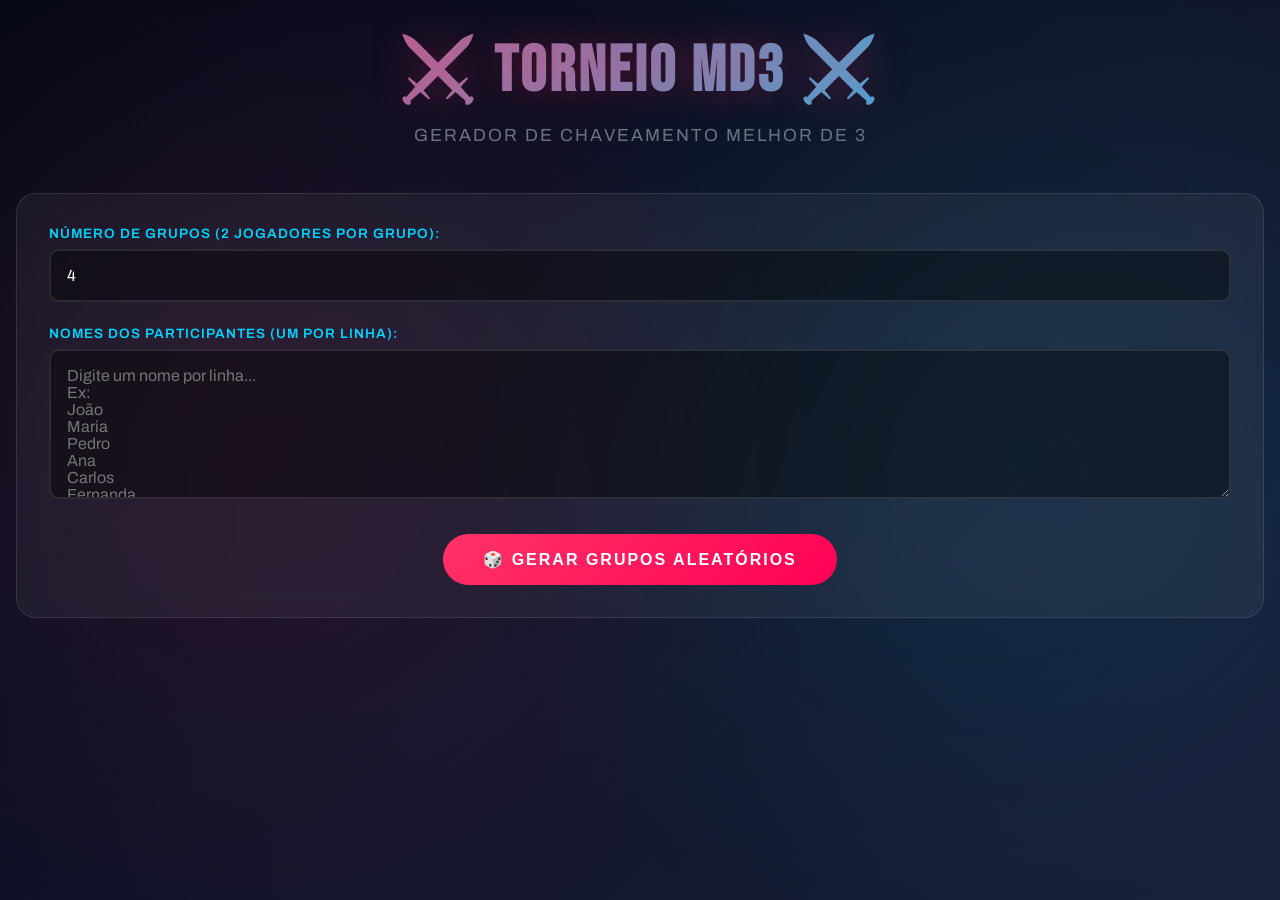
<file: chaveamento.html>
<!DOCTYPE html>
<html lang="pt-BR">
<head>
    <meta charset="UTF-8">
    <meta name="viewport" content="width=device-width, initial-scale=1.0">
    <title>Gerador de Torneio MD3</title>
    <link href="https://fonts.googleapis.com/css2?family=Bebas+Neue&family=Archivo:wght@400;600;700&display=swap" rel="stylesheet">
    <style>
        * {
            margin: 0;
            padding: 0;
            box-sizing: border-box;
        }

        :root {
            --primary: #ff3366;
            --secondary: #00d4ff;
            --dark: #0a0e27;
            --darker: #050817;
            --light: #ffffff;
            --gray: #6b7280;
            --accent: #ffcc00;
        }

        body {
            font-family: 'Archivo', sans-serif;
            background: linear-gradient(135deg, var(--darker) 0%, #1a1f3a 100%);
            color: var(--light);
            min-height: 100vh;
            padding: 2rem 1rem;
            position: relative;
            overflow-x: hidden;
        }

        body::before {
            content: '';
            position: fixed;
            top: 0;
            left: 0;
            right: 0;
            bottom: 0;
            background: 
                radial-gradient(circle at 20% 50%, rgba(255, 51, 102, 0.1) 0%, transparent 50%),
                radial-gradient(circle at 80% 50%, rgba(0, 212, 255, 0.1) 0%, transparent 50%);
            pointer-events: none;
            z-index: 0;
        }

        .container {
            max-width: 1400px;
            margin: 0 auto;
            position: relative;
            z-index: 1;
        }

        h1 {
            font-family: 'Bebas Neue', sans-serif;
            font-size: 4rem;
            text-align: center;
            margin-bottom: 1rem;
            background: linear-gradient(135deg, var(--primary), var(--secondary));
            -webkit-background-clip: text;
            -webkit-text-fill-color: transparent;
            background-clip: text;
            letter-spacing: 3px;
            text-shadow: 0 0 40px rgba(255, 51, 102, 0.3);
        }

        .subtitle {
            text-align: center;
            color: var(--gray);
            margin-bottom: 3rem;
            font-size: 1.1rem;
            text-transform: uppercase;
            letter-spacing: 2px;
        }

        .setup-section {
            background: rgba(255, 255, 255, 0.05);
            backdrop-filter: blur(10px);
            border: 1px solid rgba(255, 255, 255, 0.1);
            border-radius: 20px;
            padding: 2rem;
            margin-bottom: 2rem;
            animation: slideIn 0.5s ease-out;
        }

        @keyframes slideIn {
            from {
                opacity: 0;
                transform: translateY(20px);
            }
            to {
                opacity: 1;
                transform: translateY(0);
            }
        }

        .input-group {
            margin-bottom: 1.5rem;
        }

        label {
            display: block;
            margin-bottom: 0.5rem;
            font-weight: 600;
            text-transform: uppercase;
            font-size: 0.85rem;
            letter-spacing: 1px;
            color: var(--secondary);
        }

        input, textarea {
            width: 100%;
            padding: 1rem;
            background: rgba(0, 0, 0, 0.4);
            border: 2px solid rgba(255, 255, 255, 0.1);
            border-radius: 10px;
            color: var(--light);
            font-family: 'Archivo', sans-serif;
            font-size: 1rem;
            transition: all 0.3s;
        }

        input:focus, textarea:focus {
            outline: none;
            border-color: var(--primary);
            box-shadow: 0 0 20px rgba(255, 51, 102, 0.3);
        }

        textarea {
            resize: vertical;
            min-height: 150px;
        }

        button {
            background: linear-gradient(135deg, var(--primary), #ff0055);
            color: var(--light);
            border: none;
            padding: 1rem 2.5rem;
            border-radius: 50px;
            font-size: 1rem;
            font-weight: 700;
            text-transform: uppercase;
            letter-spacing: 2px;
            cursor: pointer;
            transition: all 0.3s;
            position: relative;
            overflow: hidden;
        }

        button::before {
            content: '';
            position: absolute;
            top: 0;
            left: -100%;
            width: 100%;
            height: 100%;
            background: linear-gradient(90deg, transparent, rgba(255, 255, 255, 0.3), transparent);
            transition: left 0.5s;
        }

        button:hover::before {
            left: 100%;
        }

        button:hover {
            transform: translateY(-2px);
            box-shadow: 0 10px 30px rgba(255, 51, 102, 0.5);
        }

        button:active {
            transform: translateY(0);
        }

        button:disabled {
            background: var(--gray);
            cursor: not-allowed;
            opacity: 0.5;
        }

        .groups-grid {
            display: grid;
            grid-template-columns: repeat(auto-fit, minmax(250px, 1fr));
            gap: 1.5rem;
            margin: 2rem 0;
        }

        .group-card {
            background: linear-gradient(135deg, rgba(255, 51, 102, 0.1), rgba(0, 212, 255, 0.1));
            border: 2px solid rgba(255, 255, 255, 0.1);
            border-radius: 15px;
            padding: 1.5rem;
            animation: fadeInScale 0.5s ease-out backwards;
        }

        .group-card:nth-child(1) { animation-delay: 0.1s; }
        .group-card:nth-child(2) { animation-delay: 0.2s; }
        .group-card:nth-child(3) { animation-delay: 0.3s; }
        .group-card:nth-child(4) { animation-delay: 0.4s; }
        .group-card:nth-child(5) { animation-delay: 0.5s; }
        .group-card:nth-child(6) { animation-delay: 0.6s; }

        @keyframes fadeInScale {
            from {
                opacity: 0;
                transform: scale(0.8);
            }
            to {
                opacity: 1;
                transform: scale(1);
            }
        }

        .group-title {
            font-family: 'Bebas Neue', sans-serif;
            font-size: 1.8rem;
            color: var(--secondary);
            margin-bottom: 1rem;
            letter-spacing: 2px;
        }

        .player {
            background: rgba(0, 0, 0, 0.4);
            padding: 0.75rem;
            margin: 0.5rem 0;
            border-radius: 8px;
            border-left: 3px solid var(--primary);
            font-weight: 600;
        }

        .bracket-container {
            margin-top: 3rem;
            padding: 2rem;
            overflow-x: auto;
        }

        .bracket-wrapper {
            display: flex;
            gap: 3rem;
            justify-content: center;
            align-items: center;
            min-width: max-content;
            position: relative;
        }

        .bracket-round {
            display: flex;
            flex-direction: column;
            gap: 2rem;
            position: relative;
        }

        .round-title {
            font-family: 'Bebas Neue', sans-serif;
            font-size: 1.5rem;
            color: var(--accent);
            margin-bottom: 1rem;
            text-align: center;
            letter-spacing: 3px;
            writing-mode: vertical-rl;
            transform: rotate(180deg);
            position: absolute;
            left: -50px;
            top: 50%;
            transform: translateY(-50%) rotate(180deg);
        }

        .matches-column {
            display: flex;
            flex-direction: column;
            justify-content: space-around;
            gap: 3rem;
            min-height: 400px;
        }

        .bracket-match {
            position: relative;
            z-index: 2;
        }

        .match-card {
            background: rgba(255, 255, 255, 0.05);
            backdrop-filter: blur(10px);
            border: 2px solid rgba(255, 255, 255, 0.1);
            border-radius: 15px;
            padding: 1rem;
            position: relative;
            width: 280px;
            transition: all 0.3s;
            cursor: pointer;
        }

        .match-card:hover {
            transform: translateY(-5px) scale(1.05);
            box-shadow: 0 10px 30px rgba(255, 51, 102, 0.5);
            border-color: var(--primary);
            z-index: 10;
        }

        .match-card.completed {
            border-color: var(--secondary);
            box-shadow: 0 0 30px rgba(0, 212, 255, 0.2);
        }

        .match-card.waiting {
            opacity: 0.5;
        }

        .match-card.highlight-path {
            border-color: var(--accent);
            box-shadow: 0 0 30px rgba(255, 204, 0, 0.6);
        }

        .match-title {
            font-family: 'Bebas Neue', sans-serif;
            font-size: 0.9rem;
            color: var(--gray);
            text-align: center;
            margin-bottom: 0.75rem;
            letter-spacing: 1px;
        }

        /* Linhas conectoras do bracket */
        .connector {
            position: absolute;
            background: rgba(255, 51, 102, 0.3);
            z-index: 1;
        }

        .connector.horizontal {
            height: 2px;
        }

        .connector.vertical {
            width: 2px;
        }

        .connector-line {
            position: absolute;
            border: 2px solid rgba(255, 51, 102, 0.5);
            z-index: 1;
            pointer-events: none;
        }

        /* Animação de pulso nas linhas */
        @keyframes linePulse {
            0%, 100% {
                opacity: 0.8;
                filter: drop-shadow(0 0 8px rgba(255, 51, 102, 0.6));
            }
            50% {
                opacity: 1;
                filter: drop-shadow(0 0 15px rgba(255, 51, 102, 0.9));
            }
        }

        .bracket-connector-svg path {
            animation: linePulse 2s ease-in-out infinite;
        }

        .match-players {
            display: flex;
            flex-direction: column;
            gap: 0.5rem;
            margin-bottom: 1rem;
        }

        .match-player {
            display: flex;
            align-items: center;
            justify-content: space-between;
            background: rgba(0, 0, 0, 0.4);
            padding: 1rem;
            border-radius: 10px;
            border: 2px solid transparent;
            transition: all 0.3s;
        }

        .match-player.winner {
            border-color: var(--accent);
            background: rgba(255, 204, 0, 0.1);
        }

        .player-name {
            font-weight: 700;
            font-size: 1.1rem;
        }

        .match-score {
            display: flex;
            gap: 1rem;
            justify-content: center;
            margin-bottom: 1rem;
        }

        .score-input {
            width: 60px;
            text-align: center;
            font-size: 1.2rem;
            font-weight: 700;
            padding: 0.5rem;
        }

        .score-display {
            display: flex;
            justify-content: center;
            gap: 1rem;
            font-size: 1.5rem;
            font-weight: 700;
            font-family: 'Bebas Neue', sans-serif;
            margin: 1rem 0;
        }

        .score-num {
            padding: 0.5rem 1rem;
            background: rgba(0, 0, 0, 0.4);
            border-radius: 8px;
            min-width: 50px;
            text-align: center;
        }

        .confirm-btn {
            width: 100%;
            padding: 0.75rem;
            font-size: 0.9rem;
            margin-top: 0.5rem;
        }

        .champion-banner {
            background: linear-gradient(135deg, var(--primary), var(--accent));
            border-radius: 20px;
            padding: 3rem;
            text-align: center;
            margin-top: 3rem;
            animation: championReveal 1s ease-out;
            box-shadow: 0 20px 60px rgba(255, 51, 102, 0.5);
        }

        @keyframes championReveal {
            0% {
                opacity: 0;
                transform: scale(0.8) rotateX(-20deg);
            }
            50% {
                transform: scale(1.1) rotateX(5deg);
            }
            100% {
                opacity: 1;
                transform: scale(1) rotateX(0);
            }
        }

        .champion-title {
            font-family: 'Bebas Neue', sans-serif;
            font-size: 3rem;
            margin-bottom: 1rem;
            letter-spacing: 5px;
            text-shadow: 2px 2px 8px rgba(0, 0, 0, 0.5);
        }

        .champion-name {
            font-family: 'Bebas Neue', sans-serif;
            font-size: 4rem;
            letter-spacing: 5px;
            text-shadow: 3px 3px 10px rgba(0, 0, 0, 0.7);
        }

        .hidden {
            display: none;
        }

        .stats-panel {
            position: fixed;
            right: 2rem;
            top: 50%;
            transform: translateY(-50%);
            background: rgba(0, 0, 0, 0.8);
            backdrop-filter: blur(20px);
            border: 2px solid rgba(255, 51, 102, 0.5);
            border-radius: 20px;
            padding: 1.5rem;
            max-width: 300px;
            max-height: 70vh;
            overflow-y: auto;
            z-index: 100;
            box-shadow: 0 0 30px rgba(255, 51, 102, 0.3);
        }

        .stats-title {
            font-family: 'Bebas Neue', sans-serif;
            font-size: 1.8rem;
            color: var(--accent);
            margin-bottom: 1rem;
            text-align: center;
            letter-spacing: 3px;
        }

        .stat-item {
            display: flex;
            justify-content: space-between;
            align-items: center;
            padding: 0.75rem;
            margin: 0.5rem 0;
            background: rgba(255, 255, 255, 0.05);
            border-radius: 10px;
            border-left: 3px solid var(--primary);
            transition: all 0.3s;
        }

        .stat-item:hover {
            background: rgba(255, 51, 102, 0.1);
            transform: translateX(-5px);
        }

        .stat-item.top1 {
            border-left-color: #ffd700;
            background: rgba(255, 215, 0, 0.1);
        }

        .stat-item.top2 {
            border-left-color: #c0c0c0;
            background: rgba(192, 192, 192, 0.1);
        }

        .stat-item.top3 {
            border-left-color: #cd7f32;
            background: rgba(205, 127, 50, 0.1);
        }

        .stat-rank {
            font-family: 'Bebas Neue', sans-serif;
            font-size: 1.5rem;
            color: var(--accent);
            min-width: 40px;
        }

        .stat-player {
            flex: 1;
            font-weight: 600;
            padding: 0 0.5rem;
        }

        .stat-kills {
            font-family: 'Bebas Neue', sans-serif;
            font-size: 1.3rem;
            color: var(--primary);
            background: rgba(255, 51, 102, 0.2);
            padding: 0.25rem 0.75rem;
            border-radius: 20px;
        }

        .mvp-podium {
            display: flex;
            justify-content: center;
            align-items: flex-end;
            gap: 1rem;
            margin: 2rem 0;
            padding: 2rem;
        }

        .podium-place {
            display: flex;
            flex-direction: column;
            align-items: center;
            animation: podiumRise 1s ease-out backwards;
        }

        .podium-place.first {
            order: 2;
            animation-delay: 0.3s;
        }

        .podium-place.second {
            order: 1;
            animation-delay: 0.2s;
        }

        .podium-place.third {
            order: 3;
            animation-delay: 0.1s;
        }

        @keyframes podiumRise {
            from {
                opacity: 0;
                transform: translateY(50px);
            }
            to {
                opacity: 1;
                transform: translateY(0);
            }
        }

        .podium-medal {
            font-size: 4rem;
            margin-bottom: 0.5rem;
            filter: drop-shadow(0 0 20px currentColor);
        }

        .podium-place.first .podium-medal {
            color: #ffd700;
        }

        .podium-place.second .podium-medal {
            color: #c0c0c0;
        }

        .podium-place.third .podium-medal {
            color: #cd7f32;
        }

        .podium-player {
            font-family: 'Bebas Neue', sans-serif;
            font-size: 1.5rem;
            margin-bottom: 0.5rem;
            text-align: center;
        }

        .podium-kills {
            font-size: 2rem;
            font-weight: 700;
            color: var(--primary);
            margin-bottom: 0.5rem;
        }

        .podium-base {
            width: 120px;
            background: linear-gradient(180deg, rgba(255, 51, 102, 0.3), rgba(255, 51, 102, 0.1));
            border: 2px solid rgba(255, 51, 102, 0.5);
            border-radius: 10px 10px 0 0;
            display: flex;
            align-items: center;
            justify-content: center;
            font-family: 'Bebas Neue', sans-serif;
            font-size: 2rem;
            color: var(--light);
        }

        .podium-place.first .podium-base {
            height: 150px;
            background: linear-gradient(180deg, rgba(255, 215, 0, 0.3), rgba(255, 215, 0, 0.1));
            border-color: #ffd700;
        }

        .podium-place.second .podium-base {
            height: 120px;
            background: linear-gradient(180deg, rgba(192, 192, 192, 0.3), rgba(192, 192, 192, 0.1));
            border-color: #c0c0c0;
        }

        .podium-place.third .podium-base {
            height: 90px;
            background: linear-gradient(180deg, rgba(205, 127, 50, 0.3), rgba(205, 127, 50, 0.1));
            border-color: #cd7f32;
        }

        .kills-input-group {
            display: flex;
            align-items: center;
            gap: 0.5rem;
            margin-top: 0.5rem;
        }

        .kills-label {
            font-size: 0.8rem;
            color: var(--gray);
            text-transform: uppercase;
            letter-spacing: 1px;
        }

        .kills-input {
            width: 60px;
            padding: 0.4rem;
            background: rgba(0, 0, 0, 0.6);
            border: 2px solid rgba(255, 51, 102, 0.3);
            border-radius: 8px;
            color: var(--light);
            font-size: 1rem;
            font-weight: 700;
            text-align: center;
        }

        .kills-input:focus {
            border-color: var(--primary);
            outline: none;
        }

        .toggle-stats-btn {
            position: fixed;
            right: 2rem;
            top: 2rem;
            background: linear-gradient(135deg, var(--primary), #ff0055);
            color: var(--light);
            border: none;
            padding: 0.75rem 1.5rem;
            border-radius: 50px;
            font-size: 0.9rem;
            font-weight: 700;
            text-transform: uppercase;
            letter-spacing: 1px;
            cursor: pointer;
            z-index: 101;
            box-shadow: 0 5px 20px rgba(255, 51, 102, 0.4);
            transition: all 0.3s;
        }

        .toggle-stats-btn:hover {
            transform: translateY(-2px);
            box-shadow: 0 8px 25px rgba(255, 51, 102, 0.6);
        }

        @media (max-width: 1024px) {
            .stats-panel {
                position: relative;
                right: auto;
                top: auto;
                transform: none;
                margin: 2rem auto;
                max-width: 100%;
            }

            .toggle-stats-btn {
                position: relative;
                right: auto;
                top: auto;
                display: block;
                margin: 1rem auto;
            }
        }

        .error {
            background: rgba(255, 51, 102, 0.2);
            border: 2px solid var(--primary);
            border-radius: 10px;
            padding: 1rem;
            margin: 1rem 0;
            color: var(--light);
        }

        .btn-group {
            display: flex;
            gap: 1rem;
            justify-content: center;
            flex-wrap: wrap;
            margin-top: 2rem;
        }

        @media (max-width: 768px) {
            h1 {
                font-size: 2.5rem;
            }

            .bracket-wrapper {
                flex-direction: column;
                align-items: flex-start;
            }

            .bracket-round {
                width: 100%;
            }

            .round-title {
                position: relative;
                writing-mode: horizontal-tb;
                transform: none;
                left: 0;
                top: 0;
                text-align: left;
                margin-bottom: 1rem;
            }

            .matches-column {
                width: 100%;
            }

            .match-card {
                width: 100%;
                max-width: 100%;
            }

            .groups-grid {
                grid-template-columns: 1fr;
            }

            /* Ocultar linhas conectoras no mobile */
            .bracket-connector-svg {
                display: none;
            }
        }
    </style>
</head>
<body>
    <div class="container">
        <h1>⚔️ TORNEIO MD3 ⚔️</h1>
        <p class="subtitle">Gerador de Chaveamento Melhor de 3</p>

        <div id="setupSection" class="setup-section">
            <div class="input-group">
                <label for="numGroups">Número de Grupos (2 jogadores por grupo):</label>
                <input type="number" id="numGroups" min="2" value="4" placeholder="Ex: 4">
            </div>

            <div class="input-group">
                <label for="playerNames">Nomes dos Participantes (um por linha):</label>
                <textarea id="playerNames" placeholder="Digite um nome por linha...
Ex:
João
Maria
Pedro
Ana
Carlos
Fernanda
Lucas
Beatriz"></textarea>
            </div>

            <div class="btn-group">
                <button onclick="generateGroups()">🎲 Gerar Grupos Aleatórios</button>
            </div>

            <div id="error" class="error hidden"></div>
        </div>

        <div id="groupsSection" class="hidden">
            <h2 class="round-title">📋 Grupos Formados</h2>
            <div id="groupsDisplay" class="groups-grid"></div>
            
            <div class="btn-group">
                <button onclick="startTournament()">▶️ Iniciar Torneio</button>
                <button onclick="resetTournament()">🔄 Refazer Grupos</button>
            </div>
        </div>

        <div id="bracketSection" class="hidden bracket-container"></div>

        <div id="championSection" class="hidden"></div>
    </div>

    <script>
        let groups = [];
        let bracket = [];
        let currentRound = 0;
        let playerStats = {}; // Estatísticas de cada jogador

        function showError(message) {
            const errorDiv = document.getElementById('error');
            errorDiv.textContent = message;
            errorDiv.classList.remove('hidden');
            setTimeout(() => errorDiv.classList.add('hidden'), 5000);
        }

        function generateGroups() {
            const numGroups = parseInt(document.getElementById('numGroups').value);
            const playerNamesText = document.getElementById('playerNames').value.trim();

            if (!numGroups || numGroups < 2) {
                showError('⚠️ Você precisa ter pelo menos 2 grupos!');
                return;
            }

            const playerNames = playerNamesText.split('\n')
                .map(name => name.trim())
                .filter(name => name.length > 0);

            const requiredPlayers = numGroups * 2;

            if (playerNames.length !== requiredPlayers) {
                showError(`⚠️ Você precisa de exatamente ${requiredPlayers} jogadores para ${numGroups} grupos (${playerNames.length} fornecidos)`);
                return;
            }

            // SUPER EMBARALHAMENTO - múltiplas passagens do Fisher-Yates
            const shuffled = [...playerNames];
            
            // Primeira passada - embaralhamento normal
            for (let i = shuffled.length - 1; i > 0; i--) {
                const j = Math.floor(Math.random() * (i + 1));
                [shuffled[i], shuffled[j]] = [shuffled[j], shuffled[i]];
            }
            
            // Segunda passada - embaralhamento reverso para garantir aleatoriedade extra
            for (let i = 0; i < shuffled.length - 1; i++) {
                const j = i + Math.floor(Math.random() * (shuffled.length - i));
                [shuffled[i], shuffled[j]] = [shuffled[j], shuffled[i]];
            }
            
            // Terceira passada - embaralhamento em blocos aleatórios
            const blockSize = Math.floor(shuffled.length / 3);
            for (let block = 0; block < 3; block++) {
                const start = block * blockSize;
                const end = block === 2 ? shuffled.length : start + blockSize;
                for (let i = end - 1; i > start; i--) {
                    const j = start + Math.floor(Math.random() * (i - start + 1));
                    [shuffled[i], shuffled[j]] = [shuffled[j], shuffled[i]];
                }
            }

            // Criar grupos
            groups = [];
            for (let i = 0; i < numGroups; i++) {
                groups.push({
                    name: `Grupo ${String.fromCharCode(65 + i)}`,
                    players: [shuffled[i * 2], shuffled[i * 2 + 1]]
                });
            }

            displayGroups();
            document.getElementById('groupsSection').classList.remove('hidden');
        }

        function displayGroups() {
            const display = document.getElementById('groupsDisplay');
            display.innerHTML = groups.map(group => `
                <div class="group-card">
                    <div class="group-title">${group.name}</div>
                    <div class="player">${group.players[0]}</div>
                    <div class="player">${group.players[1]}</div>
                </div>
            `).join('');
        }

        function startTournament() {
            const numTeams = groups.length;
            
            // Inicializar estatísticas dos jogadores
            playerStats = {};
            groups.forEach(group => {
                group.players.forEach(player => {
                    playerStats[player] = {
                        name: player,
                        totalKills: 0,
                        matchesPlayed: 0,
                        matchesWon: 0
                    };
                });
            });
            
            // EMBARALHAR ORDEM DOS GRUPOS para confrontos aleatórios
            const shuffledGroups = [...groups];
            for (let i = shuffledGroups.length - 1; i > 0; i--) {
                const j = Math.floor(Math.random() * (i + 1));
                [shuffledGroups[i], shuffledGroups[j]] = [shuffledGroups[j], shuffledGroups[i]];
            }
            
            // Criar bracket completo com todas as rodadas
            bracket = [];
            
            // Primeira rodada com todos os times (ordem embaralhada)
            const firstRound = {
                round: 1,
                matches: shuffledGroups.map((group, index) => ({
                    id: `r1m${index}`,
                    player1: group.players[0],
                    player2: group.players[1],
                    score1: 0,
                    score2: 0,
                    kills1: 0,
                    kills2: 0,
                    winner: null,
                    completed: false
                }))
            };
            bracket.push(firstRound);

            // Calcular número de rodadas necessárias
            let remainingTeams = numTeams;
            let roundNum = 2;
            
            while (remainingTeams > 1) {
                remainingTeams = Math.floor(remainingTeams / 2);
                const roundMatches = [];
                
                for (let i = 0; i < remainingTeams; i++) {
                    roundMatches.push({
                        id: `r${roundNum}m${i}`,
                        player1: null,
                        player2: null,
                        score1: 0,
                        score2: 0,
                        kills1: 0,
                        kills2: 0,
                        winner: null,
                        completed: false
                    });
                }
                
                bracket.push({
                    round: roundNum,
                    matches: roundMatches
                });
                
                roundNum++;
            }

            currentRound = 0;
            document.getElementById('setupSection').classList.add('hidden');
            document.getElementById('groupsSection').classList.add('hidden');
            
            // Criar painel de estatísticas
            createStatsPanel();
            
            displayBracket();
            updateStatsPanel();
        }

        function createStatsPanel() {
            // Verificar se já existe
            let panel = document.getElementById('statsPanel');
            if (panel) {
                panel.classList.remove('hidden');
                return;
            }

            // Criar novo painel
            panel = document.createElement('div');
            panel.id = 'statsPanel';
            panel.className = 'stats-panel';
            document.body.appendChild(panel);

            // Criar botão toggle para mobile
            const toggleBtn = document.createElement('button');
            toggleBtn.className = 'toggle-stats-btn';
            toggleBtn.textContent = '📊 Ver Ranking';
            toggleBtn.onclick = function() {
                panel.style.display = panel.style.display === 'none' ? 'block' : 'none';
            };
            document.body.appendChild(toggleBtn);
        }

        function displayBracket() {
            const container = document.getElementById('bracketSection');
            container.classList.remove('hidden');
            
            // Criar estrutura do bracket com SVG para linhas
            let html = '<div class="bracket-wrapper">';
            
            // Para cada rodada, criar coluna
            bracket.forEach((round, roundIndex) => {
                const roundName = getRoundName(roundIndex);
                
                html += `
                    <div class="bracket-round">
                        <div class="round-title">${roundName}</div>
                        <div class="matches-column">
                            ${round.matches.map((match, matchIndex) => `
                                <div class="bracket-match" data-round="${roundIndex}" data-match="${matchIndex}">
                                    ${createMatchCard(match, roundIndex)}
                                </div>
                            `).join('')}
                        </div>
                    </div>
                `;
            });

            html += '</div>';
            container.innerHTML = html;

            // Adicionar linhas conectoras com SVG
            setTimeout(drawConnectors, 100);
        }

        function getRoundName(roundIndex) {
            const totalRounds = bracket.length;
            if (roundIndex === totalRounds - 1 && bracket[roundIndex].matches.length === 1) {
                return '🏆 FINAL';
            } else if (roundIndex === totalRounds - 2 && totalRounds > 1) {
                return '⚡ SEMI';
            } else if (roundIndex === totalRounds - 3 && totalRounds > 2) {
                return '🔥 QUARTAS';
            }
            return `R${roundIndex + 1}`;
        }

        function drawConnectors() {
            // Limpar conectores antigos
            document.querySelectorAll('.bracket-connector-svg').forEach(el => el.remove());

            const wrapper = document.querySelector('.bracket-wrapper');
            if (!wrapper) return;

            // Criar SVG para cobrir toda a área
            const svg = document.createElementNS('http://www.w3.org/2000/svg', 'svg');
            svg.classList.add('bracket-connector-svg');
            svg.style.position = 'absolute';
            svg.style.top = '0';
            svg.style.left = '0';
            svg.style.width = '100%';
            svg.style.height = '100%';
            svg.style.pointerEvents = 'none';
            svg.style.zIndex = '1';
            wrapper.style.position = 'relative';
            wrapper.appendChild(svg);

            // Para cada rodada (exceto a última)
            bracket.forEach((round, roundIndex) => {
                if (roundIndex === bracket.length - 1) return;

                const currentRoundMatches = document.querySelectorAll(`[data-round="${roundIndex}"]`);
                const nextRoundMatches = document.querySelectorAll(`[data-round="${roundIndex + 1}"]`);

                // Conectar pares de partidas da rodada atual para a próxima
                for (let i = 0; i < nextRoundMatches.length; i++) {
                    const match1 = currentRoundMatches[i * 2];
                    const match2 = currentRoundMatches[i * 2 + 1];
                    const nextMatch = nextRoundMatches[i];

                    if (match1 && match2 && nextMatch) {
                        drawConnectorLines(svg, match1, match2, nextMatch, roundIndex, i);
                    }
                }
            });

            // Adicionar eventos de hover para destacar caminhos
            setupPathHighlight();
        }

        function setupPathHighlight() {
            document.querySelectorAll('.bracket-match').forEach(matchEl => {
                matchEl.addEventListener('mouseenter', function() {
                    const round = parseInt(this.dataset.round);
                    const matchIndex = parseInt(this.dataset.match);
                    highlightPath(round, matchIndex);
                });

                matchEl.addEventListener('mouseleave', function() {
                    clearHighlights();
                });
            });
        }

        function highlightPath(round, matchIndex) {
            // Destacar o card atual
            const currentMatch = document.querySelector(`[data-round="${round}"][data-match="${matchIndex}"]`);
            if (currentMatch) {
                currentMatch.classList.add('highlight-path');
            }

            // Destacar conexões para frente (próximas rodadas)
            let nextRound = round + 1;
            let nextMatchIndex = Math.floor(matchIndex / 2);
            
            while (nextRound < bracket.length) {
                const nextMatch = document.querySelector(`[data-round="${nextRound}"][data-match="${nextMatchIndex}"]`);
                if (nextMatch) {
                    nextMatch.classList.add('highlight-path');
                    
                    // Destacar a linha conectora
                    const pathId = `path-${round}-${matchIndex}-to-${nextRound}-${nextMatchIndex}`;
                    const path = document.getElementById(pathId);
                    if (path) {
                        path.style.strokeWidth = '6';
                        path.style.filter = 'drop-shadow(0 0 15px rgba(255, 204, 0, 1))';
                    }
                }
                nextRound++;
                nextMatchIndex = Math.floor(nextMatchIndex / 2);
            }

            // Destacar conexões para trás (rodadas anteriores)
            if (round > 0) {
                const prevRound = round - 1;
                const match1Index = matchIndex * 2;
                const match2Index = matchIndex * 2 + 1;
                
                const prevMatch1 = document.querySelector(`[data-round="${prevRound}"][data-match="${match1Index}"]`);
                const prevMatch2 = document.querySelector(`[data-round="${prevRound}"][data-match="${match2Index}"]`);
                
                if (prevMatch1) prevMatch1.classList.add('highlight-path');
                if (prevMatch2) prevMatch2.classList.add('highlight-path');
                
                // Destacar linhas anteriores
                const pathId = `path-${prevRound}-${match1Index}-to-${round}-${matchIndex}`;
                const path = document.getElementById(pathId);
                if (path) {
                    path.style.strokeWidth = '6';
                    path.style.filter = 'drop-shadow(0 0 15px rgba(255, 204, 0, 1))';
                }
            }
        }

        function clearHighlights() {
            document.querySelectorAll('.highlight-path').forEach(el => {
                el.classList.remove('highlight-path');
            });

            document.querySelectorAll('.bracket-connector-svg path').forEach(path => {
                path.style.strokeWidth = '4';
                path.style.filter = 'drop-shadow(0 0 8px rgba(255, 51, 102, 0.8))';
            });
        }

        function drawConnectorLines(svg, match1, match2, nextMatch, roundIndex, nextMatchIndex) {
            const rect1 = match1.getBoundingClientRect();
            const rect2 = match2.getBoundingClientRect();
            const rectNext = nextMatch.getBoundingClientRect();
            const svgRect = svg.getBoundingClientRect();

            // Pontos de saída (direita dos cards)
            const x1 = rect1.right - svgRect.left;
            const y1 = rect1.top + rect1.height / 2 - svgRect.top;
            const x2 = rect2.right - svgRect.left;
            const y2 = rect2.top + rect2.height / 2 - svgRect.top;

            // Ponto de entrada (esquerda do próximo card)
            const xNext = rectNext.left - svgRect.left;
            const yNext = rectNext.top + rectNext.height / 2 - svgRect.top;

            // Ponto médio para encontro
            const xMid = x1 + (xNext - x1) / 2;

            // Criar gradiente para a linha
            const gradientId = `gradient-r${roundIndex}-m${nextMatchIndex}`;
            const defs = document.createElementNS('http://www.w3.org/2000/svg', 'defs');
            const gradient = document.createElementNS('http://www.w3.org/2000/svg', 'linearGradient');
            gradient.setAttribute('id', gradientId);
            gradient.setAttribute('x1', '0%');
            gradient.setAttribute('y1', '0%');
            gradient.setAttribute('x2', '100%');
            gradient.setAttribute('y2', '0%');
            
            const stop1 = document.createElementNS('http://www.w3.org/2000/svg', 'stop');
            stop1.setAttribute('offset', '0%');
            stop1.setAttribute('style', 'stop-color:#ff3366;stop-opacity:1');
            
            const stop2 = document.createElementNS('http://www.w3.org/2000/svg', 'stop');
            stop2.setAttribute('offset', '50%');
            stop2.setAttribute('style', 'stop-color:#ff0055;stop-opacity:1');
            
            const stop3 = document.createElementNS('http://www.w3.org/2000/svg', 'stop');
            stop3.setAttribute('offset', '100%');
            stop3.setAttribute('style', 'stop-color:#00d4ff;stop-opacity:1');
            
            gradient.appendChild(stop1);
            gradient.appendChild(stop2);
            gradient.appendChild(stop3);
            defs.appendChild(gradient);
            svg.appendChild(defs);

            // Criar path com linha mais grossa e ID único
            const path = document.createElementNS('http://www.w3.org/2000/svg', 'path');
            const pathId = `path-${roundIndex}-${nextMatchIndex * 2}-to-${roundIndex + 1}-${nextMatchIndex}`;
            path.setAttribute('id', pathId);
            
            const d = `
                M ${x1} ${y1}
                L ${xMid} ${y1}
                L ${xMid} ${y2}
                L ${x2} ${y2}
                M ${xMid} ${(y1 + y2) / 2}
                L ${xNext} ${yNext}
            `;
            
            path.setAttribute('d', d);
            path.setAttribute('stroke', `url(#${gradientId})`);
            path.setAttribute('stroke-width', '4');
            path.setAttribute('fill', 'none');
            path.setAttribute('stroke-linecap', 'round');
            path.setAttribute('stroke-linejoin', 'round');
            path.style.filter = 'drop-shadow(0 0 8px rgba(255, 51, 102, 0.8))';
            path.style.transition = 'all 0.3s ease';
            
            svg.appendChild(path);

            // Adicionar círculo maior e mais brilhante no ponto de junção
            const circle = document.createElementNS('http://www.w3.org/2000/svg', 'circle');
            circle.setAttribute('cx', xMid);
            circle.setAttribute('cy', (y1 + y2) / 2);
            circle.setAttribute('r', '6');
            circle.setAttribute('fill', '#ff3366');
            circle.style.filter = 'drop-shadow(0 0 10px rgba(255, 51, 102, 1))';
            svg.appendChild(circle);
            
            // Círculo interno brilhante
            const innerCircle = document.createElementNS('http://www.w3.org/2000/svg', 'circle');
            innerCircle.setAttribute('cx', xMid);
            innerCircle.setAttribute('cy', (y1 + y2) / 2);
            innerCircle.setAttribute('r', '3');
            innerCircle.setAttribute('fill', '#ffffff');
            innerCircle.style.opacity = '0.8';
            svg.appendChild(innerCircle);

            // Adicionar círculos menores nos pontos de conexão
            [
                {x: x1, y: y1},
                {x: x2, y: y2},
                {x: xNext, y: yNext}
            ].forEach(point => {
                const dot = document.createElementNS('http://www.w3.org/2000/svg', 'circle');
                dot.setAttribute('cx', point.x);
                dot.setAttribute('cy', point.y);
                dot.setAttribute('r', '4');
                dot.setAttribute('fill', '#00d4ff');
                dot.style.filter = 'drop-shadow(0 0 6px rgba(0, 212, 255, 0.8))';
                svg.appendChild(dot);
            });
        }

        function createMatchCard(match, roundIndex) {
            const isWaiting = !match.player1 || !match.player2;
            
            if (match.completed) {
                return `
                    <div class="match-card completed">
                        <div class="match-title">✓ Finalizada</div>
                        <div class="match-players">
                            <div class="match-player ${match.winner === match.player1 ? 'winner' : ''}">
                                <span class="player-name">${match.player1}</span>
                                <span style="font-size: 1.5rem; font-weight: 700;">${match.score1}</span>
                            </div>
                            <div class="match-player ${match.winner === match.player2 ? 'winner' : ''}">
                                <span class="player-name">${match.player2}</span>
                                <span style="font-size: 1.5rem; font-weight: 700;">${match.score2}</span>
                            </div>
                        </div>
                        <div style="margin-top: 0.75rem; padding-top: 0.75rem; border-top: 1px solid rgba(255,255,255,0.1); font-size: 0.85rem; color: var(--gray);">
                            <div>💀 ${match.player1}: ${match.kills1 || 0} kills</div>
                            <div>💀 ${match.player2}: ${match.kills2 || 0} kills</div>
                        </div>
                    </div>
                `;
            }

            if (isWaiting) {
                return `
                    <div class="match-card waiting">
                        <div class="match-title">⏳ Aguardando</div>
                        <div class="match-players">
                            <div class="match-player">
                                <span class="player-name">???</span>
                            </div>
                            <div class="match-player">
                                <span class="player-name">???</span>
                            </div>
                        </div>
                    </div>
                `;
            }

            return `
                <div class="match-card">
                    <div class="match-title">MD3</div>
                    <div class="match-players">
                        <div class="match-player">
                            <div style="flex: 1;">
                                <div class="player-name">${match.player1}</div>
                                <div class="kills-input-group">
                                    <span class="kills-label">Kills:</span>
                                    <input type="number" class="kills-input" id="${match.id}_kills1" 
                                           min="0" value="0" placeholder="0">
                                </div>
                            </div>
                            <input type="number" class="score-input" id="${match.id}_score1" 
                                   min="0" max="2" value="0" 
                                   style="width: 50px; margin-left: auto;">
                        </div>
                        <div class="match-player">
                            <div style="flex: 1;">
                                <div class="player-name">${match.player2}</div>
                                <div class="kills-input-group">
                                    <span class="kills-label">Kills:</span>
                                    <input type="number" class="kills-input" id="${match.id}_kills2" 
                                           min="0" value="0" placeholder="0">
                                </div>
                            </div>
                            <input type="number" class="score-input" id="${match.id}_score2" 
                                   min="0" max="2" value="0"
                                   style="width: 50px; margin-left: auto;">
                        </div>
                    </div>
                    <button class="confirm-btn" onclick="confirmMatch('${match.id}', ${roundIndex})" 
                            style="padding: 0.5rem; font-size: 0.85rem; margin-top: 0.75rem;">
                        ✓ Confirmar
                    </button>
                </div>
            `;
        }

        function confirmMatch(matchId, roundIndex) {
            const score1 = parseInt(document.getElementById(`${matchId}_score1`).value) || 0;
            const score2 = parseInt(document.getElementById(`${matchId}_score2`).value) || 0;
            const kills1 = parseInt(document.getElementById(`${matchId}_kills1`).value) || 0;
            const kills2 = parseInt(document.getElementById(`${matchId}_kills2`).value) || 0;

            // Validar MD3
            if (score1 < 0 || score2 < 0 || score1 > 2 || score2 > 2) {
                showError('⚠️ Pontuações devem estar entre 0 e 2!');
                return;
            }

            if ((score1 !== 2 && score2 !== 2) || (score1 === 2 && score2 === 2)) {
                showError('⚠️ Em MD3, um jogador deve ter exatamente 2 vitórias!');
                return;
            }

            if (kills1 < 0 || kills2 < 0) {
                showError('⚠️ Número de kills não pode ser negativo!');
                return;
            }

            const match = bracket[roundIndex].matches.find(m => m.id === matchId);
            match.score1 = score1;
            match.score2 = score2;
            match.kills1 = kills1;
            match.kills2 = kills2;
            match.winner = score1 === 2 ? match.player1 : match.player2;
            match.completed = true;

            // Atualizar estatísticas dos jogadores
            updatePlayerStats(match.player1, kills1, score1 === 2);
            updatePlayerStats(match.player2, kills2, score2 === 2);

            // Atualizar próxima rodada com o vencedor
            updateNextRound(roundIndex);

            // Verificar se todas as partidas da rodada foram completadas
            const allCompleted = bracket[roundIndex].matches.every(m => m.completed);
            
            if (allCompleted) {
                if (bracket[roundIndex].matches.length === 1) {
                    // Final - mostrar campeão
                    showChampion(match.winner);
                    return;
                }
            }

            displayBracket();
            updateStatsPanel();
        }

        function updatePlayerStats(playerName, kills, won) {
            if (!playerStats[playerName]) {
                playerStats[playerName] = {
                    name: playerName,
                    totalKills: 0,
                    matchesPlayed: 0,
                    matchesWon: 0
                };
            }

            playerStats[playerName].totalKills += kills;
            playerStats[playerName].matchesPlayed += 1;
            if (won) {
                playerStats[playerName].matchesWon += 1;
            }
        }

        function updateStatsPanel() {
            const panel = document.getElementById('statsPanel');
            if (!panel) return;

            const sortedPlayers = Object.values(playerStats)
                .sort((a, b) => b.totalKills - a.totalKills);

            let html = '<div class="stats-title">🏆 RANKING MVP</div>';
            
            sortedPlayers.forEach((player, index) => {
                const rankClass = index === 0 ? 'top1' : index === 1 ? 'top2' : index === 2 ? 'top3' : '';
                const medal = index === 0 ? '🥇' : index === 1 ? '🥈' : index === 2 ? '🥉' : '';
                
                html += `
                    <div class="stat-item ${rankClass}">
                        <span class="stat-rank">${medal} #${index + 1}</span>
                        <span class="stat-player">${player.name}</span>
                        <span class="stat-kills">${player.totalKills} 💀</span>
                    </div>
                `;
            });

            panel.innerHTML = html;
        }

        function updateNextRound(currentRoundIndex) {
            // Verificar se existe próxima rodada
            if (currentRoundIndex + 1 >= bracket.length) return;

            const currentMatches = bracket[currentRoundIndex].matches;
            const nextRound = bracket[currentRoundIndex + 1];

            // Atualizar jogadores na próxima rodada
            for (let i = 0; i < nextRound.matches.length; i++) {
                const match1 = currentMatches[i * 2];
                const match2 = currentMatches[i * 2 + 1];
                
                if (match1 && match1.completed && match1.winner) {
                    nextRound.matches[i].player1 = match1.winner;
                }
                if (match2 && match2.completed && match2.winner) {
                    nextRound.matches[i].player2 = match2.winner;
                }
            }
        }

        function showChampion(winner) {
            // Calcular TOP 3
            const sortedPlayers = Object.values(playerStats)
                .sort((a, b) => b.totalKills - a.totalKills)
                .slice(0, 3);

            const container = document.getElementById('championSection');
            container.innerHTML = `
                <div class="champion-banner">
                    <div class="champion-title">🏆 CAMPEÃO DO TORNEIO 🏆</div>
                    <div class="champion-name">${winner}</div>
                </div>

                <div style="margin-top: 3rem; text-align: center;">
                    <h2 style="font-family: 'Bebas Neue', sans-serif; font-size: 2.5rem; color: var(--accent); letter-spacing: 3px; margin-bottom: 2rem;">
                        🌟 TOP 3 MVP 🌟
                    </h2>
                    <div class="mvp-podium">
                        ${sortedPlayers.map((player, index) => {
                            const place = index === 0 ? 'first' : index === 1 ? 'second' : 'third';
                            const medal = index === 0 ? '🥇' : index === 1 ? '🥈' : '🥉';
                            const position = index + 1;
                            
                            return `
                                <div class="podium-place ${place}">
                                    <div class="podium-medal">${medal}</div>
                                    <div class="podium-player">${player.name}</div>
                                    <div class="podium-kills">${player.totalKills} 💀</div>
                                    <div class="podium-base">${position}º</div>
                                </div>
                            `;
                        }).join('')}
                    </div>
                </div>

                <div style="margin-top: 2rem; padding: 2rem; background: rgba(255, 255, 255, 0.05); border-radius: 20px;">
                    <h3 style="font-family: 'Bebas Neue', sans-serif; font-size: 1.8rem; color: var(--secondary); text-align: center; margin-bottom: 1rem; letter-spacing: 2px;">
                        📊 Estatísticas Completas
                    </h3>
                    <div style="display: grid; grid-template-columns: repeat(auto-fit, minmax(250px, 1fr)); gap: 1rem;">
                        ${Object.values(playerStats)
                            .sort((a, b) => b.totalKills - a.totalKills)
                            .map((player, index) => `
                                <div class="stat-item ${index < 3 ? `top${index + 1}` : ''}">
                                    <span class="stat-rank">#${index + 1}</span>
                                    <span class="stat-player">${player.name}</span>
                                    <span class="stat-kills">${player.totalKills} 💀</span>
                                </div>
                            `).join('')}
                    </div>
                </div>

                <div class="btn-group" style="margin-top: 2rem;">
                    <button onclick="resetTournament()">🔄 Novo Torneio</button>
                </div>
            `;
            container.classList.remove('hidden');
            
            // Ocultar painel de estatísticas lateral
            const panel = document.getElementById('statsPanel');
            if (panel) panel.style.display = 'none';
            
            const toggleBtn = document.querySelector('.toggle-stats-btn');
            if (toggleBtn) toggleBtn.style.display = 'none';
        }

        function resetTournament() {
            groups = [];
            bracket = [];
            currentRound = 0;
            playerStats = {};
            
            document.getElementById('setupSection').classList.remove('hidden');
            document.getElementById('groupsSection').classList.add('hidden');
            document.getElementById('bracketSection').classList.add('hidden');
            document.getElementById('championSection').classList.add('hidden');
            
            // Remover painel de estatísticas
            const panel = document.getElementById('statsPanel');
            if (panel) panel.remove();
            
            const toggleBtn = document.querySelector('.toggle-stats-btn');
            if (toggleBtn) toggleBtn.remove();
            
            document.getElementById('numGroups').value = '4';
            document.getElementById('playerNames').value = '';
        }
    </script>
</body>
</html>
</file>
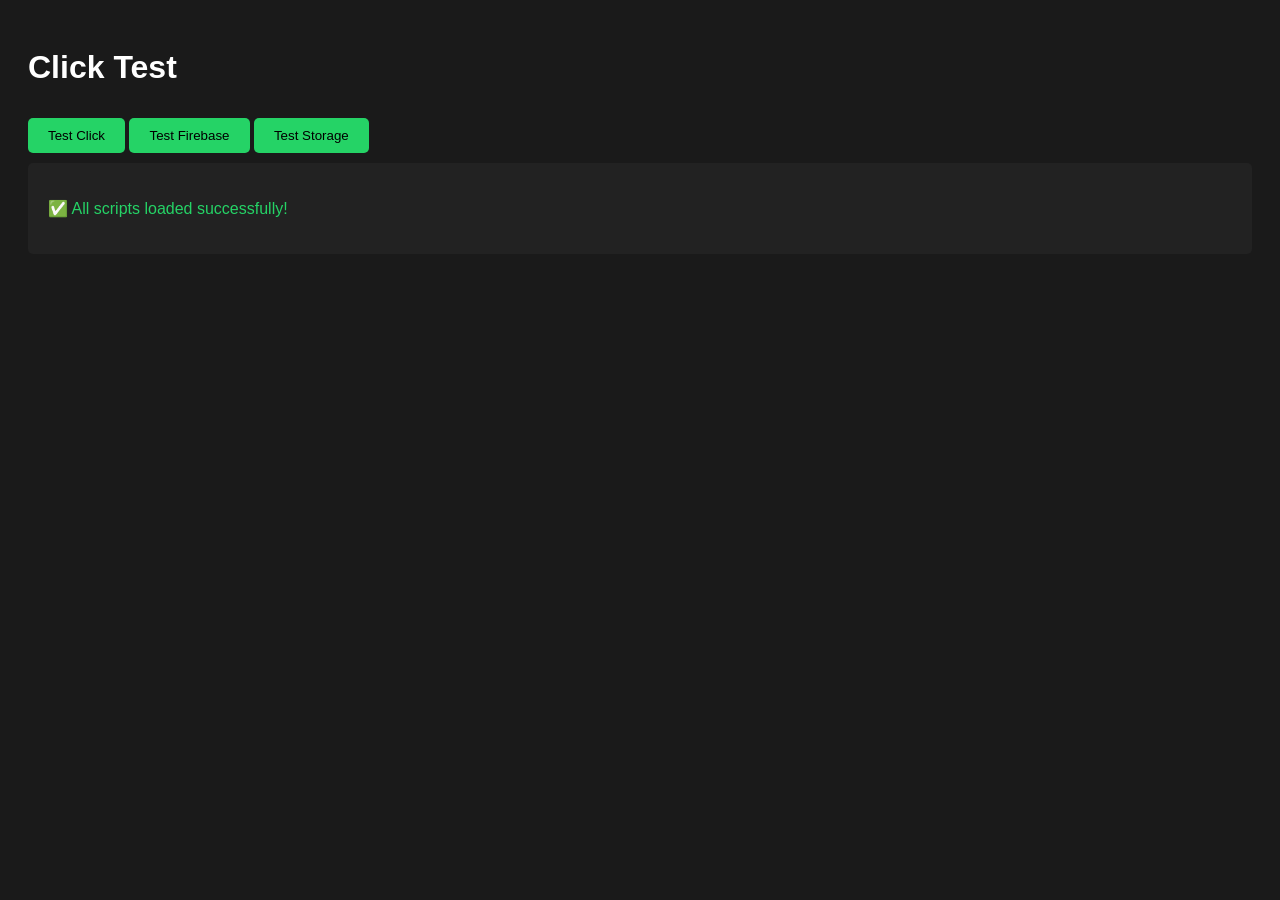
<file: debug.html>
<!DOCTYPE html>
<html>
<head>
  <title>Click Test</title>
  <style>
    body { font-family: Arial; padding: 20px; background: #1a1a1a; color: #fff; }
    button { padding: 10px 20px; background: #25D366; color: #000; border: none; border-radius: 5px; cursor: pointer; margin: 10px 0; }
    button:active { background: #1a9a4a; }
    #status { padding: 20px; background: #222; border-radius: 5px; }
  </style>
</head>
<body>
  <h1>Click Test</h1>
  <button onclick="clicked()">Test Click</button>
  <button onclick="testFirebase()">Test Firebase</button>
  <button onclick="testStorage()">Test Storage</button>
  
  <div id="status">
    <p>Waiting for interaction...</p>
  </div>

  <script>
    function clicked() {
      document.getElementById('status').innerHTML = '<p style="color: #25D366;">✅ Click worked!</p>';
    }
    
    function testFirebase() {
      document.getElementById('status').innerHTML = '<p>Testing Firebase...</p>';
      try {
        const test = window.FIREBASE_CONFIG;
        if (test) {
          document.getElementById('status').innerHTML = '<p style="color: #25D366;">✅ Firebase config exists</p>';
        } else {
          document.getElementById('status').innerHTML = '<p style="color: #ff4d6d;">❌ Firebase config is null</p>';
        }
      } catch(e) {
        document.getElementById('status').innerHTML = '<p style="color: #ff4d6d;">❌ Error: ' + e.message + '</p>';
      }
    }
    
    function testStorage() {
      document.getElementById('status').innerHTML = '<p>Testing Storage...</p>';
      try {
        const players = Storage.getPlayers();
        document.getElementById('status').innerHTML = '<p style="color: #25D366;">✅ Storage works. Players count: ' + Object.keys(players).length + '</p>';
      } catch(e) {
        document.getElementById('status').innerHTML = '<p style="color: #ff4d6d;">❌ Error: ' + e.message + '</p>';
      }
    }
  </script>

  <!-- Load main app files -->
  <script src="js/firebase-config.js"></script>
  <script src="js/db.js"></script>
  <script src="js/storage.js"></script>
  <script src="js/players.js"></script>
  <script src="js/tournament.js"></script>
  <script src="js/sorteio.js"></script>
  <script src="js/app.js"></script>

  <script>
    document.getElementById('status').innerHTML = '<p style="color: #25D366;">✅ All scripts loaded successfully!</p>';
  </script>
</body>
</html>
</file>
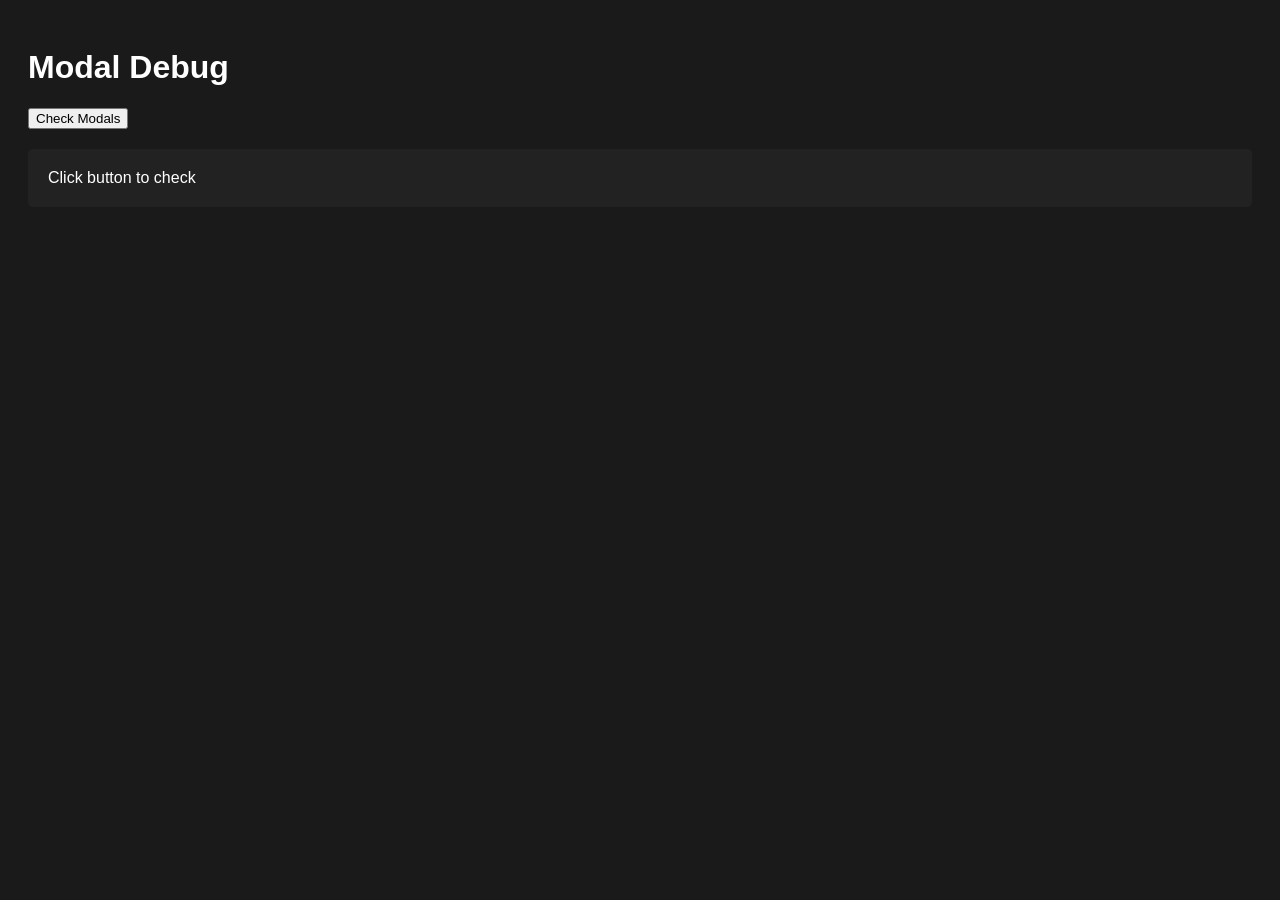
<file: modal-debug.html>
<!DOCTYPE html>
<html>
<head>
  <title>Modal Debug</title>
  <style>
    body { font-family: Arial; padding: 20px; background: #1a1a1a; color: #fff; }
    #status { padding: 20px; background: #222; border-radius: 5px; margin-top: 20px; white-space: pre-wrap; }
  </style>
</head>
<body>
  <h1>Modal Debug</h1>
  <button onclick="checkModals()">Check Modals</button>
  <div id="status">Click button to check</div>

  <script src="js/firebase-config.js"></script>
  <script src="js/db.js"></script>
  <script src="js/storage.js"></script>
  <script src="js/players.js"></script>
  <script src="js/tournament.js"></script>
  <script src="js/sorteio.js"></script>
  <script src="js/app.js"></script>

  <script>
    function checkModals() {
      const status = document.getElementById('status');
      const modals = document.querySelectorAll('.modal-backdrop');
      let output = 'Checking modals:\n\n';
      
      modals.forEach((modal, i) => {
        const id = modal.id || 'unnamed-' + i;
        const hidden = modal.classList.contains('hidden') ? 'HIDDEN ✓' : '⚠️ VISIBLE';
        output += `${id}: ${hidden}\n`;
      });
      
      status.innerHTML = output;
    }
    
    // Auto-check on load
    setTimeout(checkModals, 1000);
  </script>
</body>
</html>
</file>
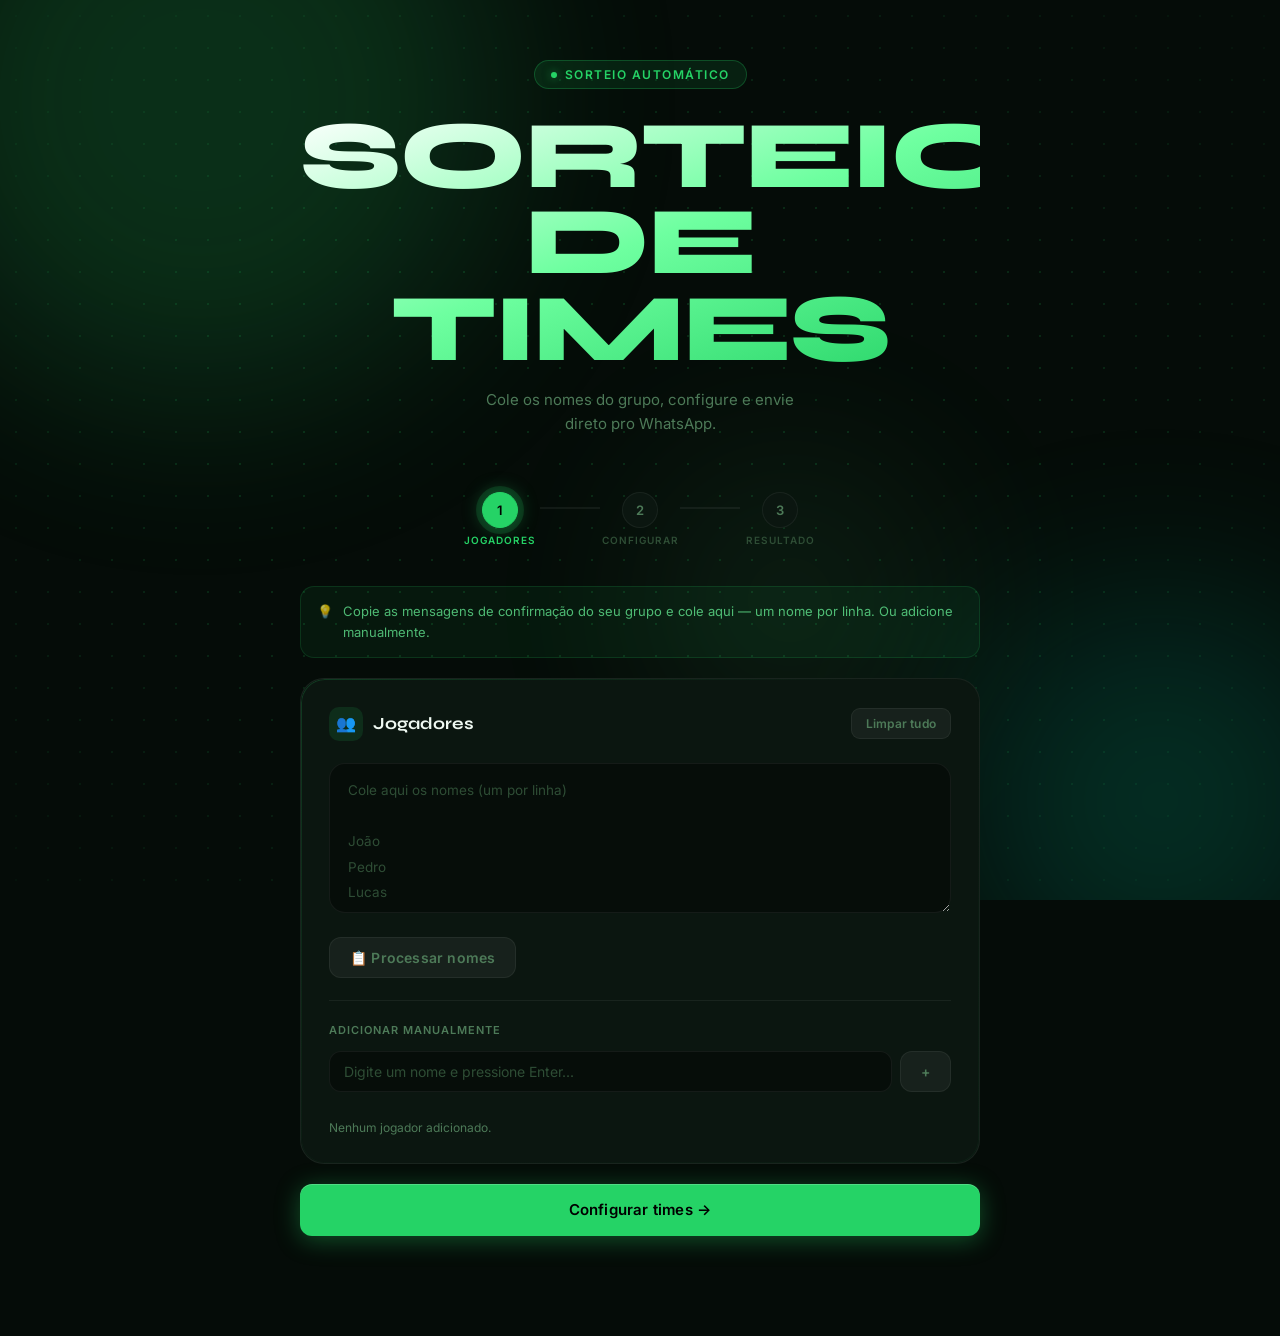
<file: sorteiotime.html>
<!DOCTYPE html>
<html lang="pt-BR">
<head>
<meta charset="UTF-8">
<meta name="viewport" content="width=device-width, initial-scale=1.0">
<title>Sorteio de Times</title>
<link href="https://fonts.googleapis.com/css2?family=Syne:wght@400;700;800&family=Inter:wght@300;400;500;600&display=swap" rel="stylesheet">
<style>
*, *::before, *::after { box-sizing: border-box; margin: 0; padding: 0; }

:root {
  --bg: #050c08;
  --s1: #0b1610;
  --s2: #0f1d14;
  --border: rgba(37,211,102,0.12);
  --border2: rgba(255,255,255,0.06);
  --green: #25D366;
  --glow: rgba(37,211,102,0.5);
  --accent: #6effa0;
  --text: #dff5e8;
  --muted: #4d7a58;
  --muted2: #2e4d35;
  --red: #ff4d6d;
  --white: #f0faf3;
}

html { scroll-behavior: smooth; }

body {
  font-family: 'Inter', sans-serif;
  background: var(--bg);
  color: var(--text);
  min-height: 100vh;
  overflow-x: hidden;
}

.bg-orbs {
  position: fixed; inset: 0; pointer-events: none; z-index: 0; overflow: hidden;
}
.orb {
  position: absolute;
  border-radius: 50%;
  filter: blur(100px);
  opacity: 0.18;
  animation: orb-drift 12s ease-in-out infinite alternate;
}
.orb-1 { width: 600px; height: 600px; background: #25D366; top: -200px; left: -100px; animation-duration: 14s; }
.orb-2 { width: 400px; height: 400px; background: #00c9a7; bottom: -100px; right: -80px; animation-duration: 10s; animation-delay: -4s; }
.orb-3 { width: 300px; height: 300px; background: #6effa0; top: 50%; left: 50%; animation-duration: 18s; animation-delay: -8s; opacity: 0.08; }

@keyframes orb-drift {
  from { transform: translate(0, 0) scale(1); }
  to   { transform: translate(40px, -30px) scale(1.08); }
}

body::after {
  content: '';
  position: fixed; inset: 0; pointer-events: none; z-index: 0;
  background-image: radial-gradient(rgba(37,211,102,0.15) 1px, transparent 1px);
  background-size: 32px 32px;
  mask-image: radial-gradient(ellipse 80% 80% at 50% 50%, black 40%, transparent 100%);
}

.wrap {
  position: relative; z-index: 1;
  max-width: 720px;
  margin: 0 auto;
  padding: 60px 20px 100px;
}

.hero {
  text-align: center;
  margin-bottom: 56px;
  animation: fade-up 0.8s cubic-bezier(.16,1,.3,1) both;
}

.badge {
  display: inline-flex;
  align-items: center;
  gap: 8px;
  background: rgba(37,211,102,0.1);
  border: 1px solid rgba(37,211,102,0.25);
  border-radius: 999px;
  padding: 6px 16px;
  font-size: 12px;
  font-weight: 600;
  letter-spacing: 1.5px;
  text-transform: uppercase;
  color: var(--green);
  margin-bottom: 24px;
}

.badge-dot {
  width: 6px; height: 6px;
  background: var(--green);
  border-radius: 50%;
  box-shadow: 0 0 8px var(--glow);
  animation: pulse-dot 2s ease-in-out infinite;
}

@keyframes pulse-dot {
  0%,100% { opacity: 1; box-shadow: 0 0 8px var(--glow); }
  50% { opacity: 0.5; box-shadow: 0 0 3px var(--glow); }
}

.hero-title {
  font-family: 'Syne', sans-serif;
  font-size: clamp(52px, 12vw, 96px);
  font-weight: 800;
  line-height: 0.9;
  letter-spacing: -2px;
  background: linear-gradient(160deg, #fff 0%, var(--accent) 50%, var(--green) 100%);
  -webkit-background-clip: text;
  -webkit-text-fill-color: transparent;
  background-clip: text;
  margin-bottom: 16px;
}

.hero-sub {
  font-size: 15px;
  color: var(--muted);
  font-weight: 400;
  max-width: 340px;
  margin: 0 auto;
  line-height: 1.6;
}

.stepper {
  display: flex;
  align-items: center;
  justify-content: center;
  gap: 0;
  margin-bottom: 40px;
  animation: fade-up 0.8s cubic-bezier(.16,1,.3,1) 0.1s both;
}

.stp {
  display: flex;
  flex-direction: column;
  align-items: center;
  gap: 6px;
  min-width: 80px;
}

.stp-circle {
  width: 36px; height: 36px;
  border-radius: 50%;
  border: 1.5px solid var(--border2);
  background: var(--s1);
  display: grid;
  place-items: center;
  font-size: 13px;
  font-weight: 600;
  color: var(--muted);
  transition: all 0.4s cubic-bezier(.16,1,.3,1);
}

.stp.active .stp-circle {
  background: var(--green);
  border-color: var(--green);
  color: #000;
  box-shadow: 0 0 0 6px rgba(37,211,102,0.15), 0 0 20px rgba(37,211,102,0.4);
}

.stp.done .stp-circle {
  background: rgba(37,211,102,0.15);
  border-color: rgba(37,211,102,0.4);
  color: var(--green);
}

.stp-label {
  font-size: 10px;
  font-weight: 600;
  text-transform: uppercase;
  letter-spacing: 1px;
  color: var(--muted2);
  transition: color 0.3s;
}

.stp.active .stp-label { color: var(--green); }
.stp.done .stp-label { color: var(--muted); }

.stp-line {
  height: 1.5px;
  width: 60px;
  background: var(--border2);
  margin-bottom: 22px;
  transition: background 0.4s;
}

.stp-line.filled { background: rgba(37,211,102,0.35); }

.panel { animation: fade-up 0.5s cubic-bezier(.16,1,.3,1) both; }

.card {
  background: var(--s1);
  border: 1px solid var(--border2);
  border-radius: 24px;
  padding: 28px;
  margin-bottom: 16px;
  position: relative;
  overflow: hidden;
}

.card::before {
  content: '';
  position: absolute;
  inset: 0;
  border-radius: 24px;
  padding: 1px;
  background: linear-gradient(135deg, rgba(37,211,102,0.2), transparent 50%, rgba(37,211,102,0.05));
  -webkit-mask: linear-gradient(#fff 0 0) content-box, linear-gradient(#fff 0 0);
  -webkit-mask-composite: xor;
  mask-composite: exclude;
  pointer-events: none;
}

.card-head {
  display: flex;
  align-items: center;
  justify-content: space-between;
  margin-bottom: 22px;
}

.card-title {
  font-family: 'Syne', sans-serif;
  font-size: 17px;
  font-weight: 700;
  color: var(--white);
  display: flex;
  align-items: center;
  gap: 10px;
}

.card-icon {
  width: 34px; height: 34px;
  background: rgba(37,211,102,0.12);
  border-radius: 10px;
  display: grid;
  place-items: center;
  font-size: 16px;
}

textarea.field {
  width: 100%;
  min-height: 150px;
  background: rgba(0,0,0,0.4);
  border: 1.5px solid var(--border2);
  border-radius: 16px;
  color: var(--text);
  font-family: 'Inter', sans-serif;
  font-size: 13.5px;
  line-height: 1.9;
  padding: 14px 18px;
  resize: vertical;
  outline: none;
  transition: border-color 0.25s, box-shadow 0.25s;
}

textarea.field:focus {
  border-color: rgba(37,211,102,0.5);
  box-shadow: 0 0 0 3px rgba(37,211,102,0.08);
}

textarea.field::placeholder { color: var(--muted2); }

.row { display: flex; gap: 10px; flex-wrap: wrap; margin-top: 14px; }

input.field-sm, select.field-sm {
  flex: 1;
  min-width: 130px;
  background: rgba(0,0,0,0.4);
  border: 1.5px solid var(--border2);
  border-radius: 12px;
  color: var(--text);
  font-family: 'Inter', sans-serif;
  font-size: 14px;
  font-weight: 500;
  padding: 11px 14px;
  outline: none;
  transition: border-color 0.25s, box-shadow 0.25s;
  -moz-appearance: textfield;
}

input.field-sm::-webkit-outer-spin-button,
input.field-sm::-webkit-inner-spin-button { -webkit-appearance: none; }

input.field-sm:focus, select.field-sm:focus {
  border-color: rgba(37,211,102,0.5);
  box-shadow: 0 0 0 3px rgba(37,211,102,0.08);
}

select.field-sm { cursor: pointer; }

.field-label {
  font-size: 11px;
  font-weight: 600;
  letter-spacing: 1px;
  text-transform: uppercase;
  color: var(--muted);
  margin-bottom: 7px;
  display: block;
}

.add-row {
  display: flex;
  gap: 8px;
  margin-top: 14px;
}

input.add-field {
  flex: 1;
  background: rgba(0,0,0,0.4);
  border: 1.5px solid var(--border2);
  border-radius: 12px;
  color: var(--text);
  font-family: 'Inter', sans-serif;
  font-size: 14px;
  padding: 10px 14px;
  outline: none;
  transition: border-color 0.25s, box-shadow 0.25s;
}

input.add-field:focus {
  border-color: rgba(37,211,102,0.5);
  box-shadow: 0 0 0 3px rgba(37,211,102,0.08);
}

input.add-field::placeholder { color: var(--muted2); }

.player-pool {
  display: flex;
  flex-wrap: wrap;
  gap: 8px;
  margin-top: 16px;
}

.ptag {
  display: inline-flex;
  align-items: center;
  gap: 7px;
  background: rgba(37,211,102,0.07);
  border: 1px solid rgba(37,211,102,0.18);
  border-radius: 999px;
  padding: 5px 8px 5px 12px;
  font-size: 13px;
  font-weight: 500;
  color: var(--text);
  animation: pop 0.2s cubic-bezier(.16,1,.3,1);
  transition: border-color 0.2s, background 0.2s;
}

.ptag:hover {
  border-color: rgba(255,77,109,0.5);
  background: rgba(255,77,109,0.07);
}

.ptag button {
  background: rgba(255,255,255,0.08);
  border: none;
  color: var(--muted);
  cursor: pointer;
  width: 20px; height: 20px;
  border-radius: 50%;
  font-size: 11px;
  display: grid;
  place-items: center;
  transition: background 0.2s, color 0.2s;
  flex-shrink: 0;
}

.ptag:hover button { background: rgba(255,77,109,0.3); color: var(--red); }

.pool-meta {
  margin-top: 12px;
  font-size: 12px;
  color: var(--muted);
}

.pool-meta b { color: var(--accent); }

.btn {
  display: inline-flex;
  align-items: center;
  justify-content: center;
  gap: 8px;
  border: none;
  border-radius: 12px;
  font-family: 'Inter', sans-serif;
  font-size: 14px;
  font-weight: 600;
  cursor: pointer;
  transition: all 0.2s;
  padding: 11px 20px;
  letter-spacing: 0.2px;
  white-space: nowrap;
}

.btn:active { transform: scale(0.97); }

.btn-primary {
  background: var(--green);
  color: #000;
  box-shadow: 0 4px 24px rgba(37,211,102,0.35), 0 1px 0 rgba(255,255,255,0.2) inset;
}

.btn-primary:hover {
  background: var(--accent);
  box-shadow: 0 6px 32px rgba(78,255,143,0.5);
  transform: translateY(-1px);
}

.btn-ghost {
  background: rgba(255,255,255,0.05);
  border: 1px solid var(--border2);
  color: var(--muted);
}

.btn-ghost:hover { border-color: rgba(37,211,102,0.3); color: var(--text); }

.btn-sm { padding: 7px 14px; font-size: 12px; border-radius: 9px; }

.btn-full { width: 100%; }

.btn-wa {
  background: #25D366;
  color: #000;
  box-shadow: 0 4px 24px rgba(37,211,102,0.35);
}

.btn-wa:hover { background: #2ee86d; box-shadow: 0 6px 32px rgba(37,211,102,0.5); transform: translateY(-1px); }

.btn-copy {
  background: rgba(255,255,255,0.05);
  border: 1px solid var(--border2);
  color: var(--text);
}

.btn-copy:hover { border-color: rgba(37,211,102,0.3); }

.btn-bar {
  display: flex;
  gap: 10px;
  margin-top: 20px;
  flex-wrap: wrap;
}

.divider {
  height: 1px;
  background: var(--border2);
  margin: 22px 0;
}

.hint {
  background: rgba(37,211,102,0.06);
  border: 1px solid rgba(37,211,102,0.15);
  border-radius: 14px;
  padding: 14px 16px;
  font-size: 13px;
  color: rgba(110,255,160,0.7);
  display: flex;
  gap: 10px;
  align-items: flex-start;
  margin-bottom: 20px;
  line-height: 1.6;
}

.summary-box {
  background: rgba(37,211,102,0.05);
  border: 1px solid rgba(37,211,102,0.12);
  border-radius: 14px;
  padding: 14px 18px;
  margin-top: 20px;
  font-size: 14px;
  line-height: 1.8;
}

.results-grid {
  display: grid;
  gap: 14px;
  margin-top: 4px;
}

.team-block {
  background: rgba(0,0,0,0.35);
  border: 1px solid var(--border2);
  border-radius: 18px;
  padding: 20px 22px;
  position: relative;
  overflow: hidden;
  animation: fade-up 0.4s cubic-bezier(.16,1,.3,1) both;
}

.team-block::after {
  content: '';
  position: absolute;
  top: 0; left: 0; right: 0;
  height: 2px;
}

.team-block-label {
  font-family: 'Syne', sans-serif;
  font-size: 11px;
  font-weight: 700;
  letter-spacing: 2.5px;
  text-transform: uppercase;
  margin-bottom: 14px;
  display: flex;
  align-items: center;
  gap: 8px;
}

.team-dot {
  width: 8px; height: 8px;
  border-radius: 50%;
}

.team-members {
  display: flex;
  flex-wrap: wrap;
  gap: 7px;
}

.team-member {
  background: rgba(255,255,255,0.05);
  border: 1px solid rgba(255,255,255,0.08);
  border-radius: 8px;
  padding: 5px 11px;
  font-size: 13px;
  font-weight: 500;
}

.team-count-badge {
  margin-left: auto;
  font-size: 11px;
  font-weight: 500;
  background: rgba(255,255,255,0.05);
  border-radius: 999px;
  padding: 2px 8px;
  color: var(--muted);
}

.tc0::after { background: linear-gradient(90deg,#25D366,#00c9a7); }
.tc0 .team-block-label { color: #25D366; }
.tc0 .team-dot { background: #25D366; box-shadow: 0 0 8px #25D366; }

.tc1::after { background: linear-gradient(90deg,#60a5fa,#818cf8); }
.tc1 .team-block-label { color: #60a5fa; }
.tc1 .team-dot { background: #60a5fa; box-shadow: 0 0 8px #60a5fa; }

.tc2::after { background: linear-gradient(90deg,#f472b6,#a78bfa); }
.tc2 .team-block-label { color: #f472b6; }
.tc2 .team-dot { background: #f472b6; box-shadow: 0 0 8px #f472b6; }

.tc3::after { background: linear-gradient(90deg,#fbbf24,#f97316); }
.tc3 .team-block-label { color: #fbbf24; }
.tc3 .team-dot { background: #fbbf24; box-shadow: 0 0 8px #fbbf24; }

.tc4::after { background: linear-gradient(90deg,#f87171,#fb923c); }
.tc4 .team-block-label { color: #f87171; }
.tc4 .team-dot { background: #f87171; box-shadow: 0 0 8px #f87171; }

.tc5::after { background: linear-gradient(90deg,#34d399,#059669); }
.tc5 .team-block-label { color: #34d399; }
.tc5 .team-dot { background: #34d399; box-shadow: 0 0 8px #34d399; }

.tc6::after { background: linear-gradient(90deg,#e879f9,#a855f7); }
.tc6 .team-block-label { color: #e879f9; }
.tc6 .team-dot { background: #e879f9; box-shadow: 0 0 8px #e879f9; }

.tc7::after { background: linear-gradient(90deg,#38bdf8,#0ea5e9); }
.tc7 .team-block-label { color: #38bdf8; }
.tc7 .team-dot { background: #38bdf8; box-shadow: 0 0 8px #38bdf8; }

.preview-box {
  background: rgba(0,0,0,0.5);
  border: 1px solid var(--border2);
  border-radius: 16px;
  padding: 18px 20px;
  font-family: 'Menlo', 'Consolas', monospace;
  font-size: 12.5px;
  white-space: pre-wrap;
  line-height: 1.9;
  color: var(--text);
  max-height: 240px;
  overflow-y: auto;
  margin-top: 14px;
}

.preview-box::-webkit-scrollbar { width: 6px; }
.preview-box::-webkit-scrollbar-track { background: transparent; }
.preview-box::-webkit-scrollbar-thumb { background: rgba(37,211,102,0.2); border-radius: 3px; }

.toast {
  position: fixed;
  bottom: 28px; right: 20px;
  background: var(--s1);
  border: 1px solid rgba(37,211,102,0.3);
  border-radius: 14px;
  padding: 12px 20px;
  font-size: 13.5px;
  font-weight: 500;
  color: var(--accent);
  display: flex;
  align-items: center;
  gap: 8px;
  z-index: 999;
  transform: translateY(70px);
  opacity: 0;
  transition: all 0.35s cubic-bezier(.16,1,.3,1);
  box-shadow: 0 8px 32px rgba(0,0,0,0.5);
}

.toast.show { transform: translateY(0); opacity: 1; }

.draw-overlay {
  position: fixed; inset: 0;
  background: rgba(5,12,8,0.92);
  display: flex;
  flex-direction: column;
  align-items: center;
  justify-content: center;
  z-index: 500;
  opacity: 0;
  pointer-events: none;
  transition: opacity 0.3s;
  backdrop-filter: blur(8px);
}

.draw-overlay.active { opacity: 1; pointer-events: all; }

.draw-spinner {
  width: 80px; height: 80px;
  border: 3px solid rgba(37,211,102,0.15);
  border-top-color: var(--green);
  border-radius: 50%;
  animation: spin 0.8s linear infinite;
  margin-bottom: 24px;
  box-shadow: 0 0 30px rgba(37,211,102,0.3);
}

.draw-text {
  font-family: 'Syne', sans-serif;
  font-size: 20px;
  font-weight: 700;
  color: var(--accent);
  animation: flicker 0.4s ease infinite alternate;
}

@keyframes flicker { from { opacity:1; } to { opacity:0.6; } }

.hidden { display: none !important; }

@keyframes fade-up {
  from { opacity: 0; transform: translateY(24px); }
  to   { opacity: 1; transform: translateY(0); }
}

@keyframes pop {
  from { opacity: 0; transform: scale(0.7); }
  to   { opacity: 1; transform: scale(1); }
}

@keyframes spin { to { transform: rotate(360deg); } }

@keyframes shake {
  0%,100% { transform: translateX(0); }
  25% { transform: translateX(-6px); }
  75% { transform: translateX(6px); }
}

.shake { animation: shake 0.3s ease; }

@media(max-width: 480px) {
  .stp-label { display: none; }
  .stp-line { width: 32px; }
  .hero-title { letter-spacing: -3px; }
}
</style>
</head>
<body>

<div class="bg-orbs">
  <div class="orb orb-1"></div>
  <div class="orb orb-2"></div>
  <div class="orb orb-3"></div>
</div>

<div class="draw-overlay" id="drawOverlay">
  <div class="draw-spinner"></div>
  <div class="draw-text">Sorteando times...</div>
</div>

<div class="toast" id="toast"></div>

<div class="wrap">

  <div class="hero">
    <div class="badge">
      <div class="badge-dot"></div>
      Sorteio Automático
    </div>
    <h1 class="hero-title">SORTEIO<br>DE TIMES</h1>
    <p class="hero-sub">Cole os nomes do grupo, configure e envie direto pro WhatsApp.</p>
  </div>

  <div class="stepper">
    <div class="stp active" id="stp1">
      <div class="stp-circle">1</div>
      <div class="stp-label">Jogadores</div>
    </div>
    <div class="stp-line" id="line1"></div>
    <div class="stp" id="stp2">
      <div class="stp-circle">2</div>
      <div class="stp-label">Configurar</div>
    </div>
    <div class="stp-line" id="line2"></div>
    <div class="stp" id="stp3">
      <div class="stp-circle">3</div>
      <div class="stp-label">Resultado</div>
    </div>
  </div>

  <!-- STEP 1 -->
  <div id="p1" class="panel">
    <div class="hint">
      💡 <span>Copie as mensagens de confirmação do seu grupo e cole aqui — um nome por linha. Ou adicione manualmente.</span>
    </div>

    <div class="card">
      <div class="card-head">
        <div class="card-title">
          <div class="card-icon">👥</div>
          Jogadores
        </div>
        <button class="btn btn-ghost btn-sm" id="btnClear">Limpar tudo</button>
      </div>

      <textarea class="field" id="pasteArea"
        placeholder="Cole aqui os nomes (um por linha)&#10;&#10;João&#10;Pedro&#10;Lucas&#10;Marcos..."></textarea>

      <div class="btn-bar">
        <button class="btn btn-ghost" id="btnParse">📋 Processar nomes</button>
      </div>

      <div class="divider"></div>

      <label class="field-label">Adicionar manualmente</label>
      <div class="add-row">
        <input type="text" class="add-field" id="addInput" placeholder="Digite um nome e pressione Enter...">
        <button class="btn btn-ghost" id="btnAdd">+</button>
      </div>

      <div class="player-pool" id="playerPool"></div>
      <div class="pool-meta" id="poolMeta">Nenhum jogador adicionado.</div>
    </div>

    <div class="btn-bar">
      <button class="btn btn-primary btn-full" id="btnToConfig" style="height:52px;font-size:15px;">
        Configurar times →
      </button>
    </div>
  </div>

  <!-- STEP 2 -->
  <div id="p2" class="panel hidden">
    <div class="card">
      <div class="card-head">
        <div class="card-title">
          <div class="card-icon">⚙️</div>
          Configurações
        </div>
        <button class="btn btn-ghost btn-sm" id="btnBack1">← Voltar</button>
      </div>

      <div class="row">
        <div style="flex:1;min-width:130px;">
          <label class="field-label">Número de times</label>
          <input type="number" class="field-sm" id="numTeams" value="2" min="2" max="20">
        </div>
        <div style="flex:2;min-width:180px;">
          <label class="field-label">Distribuição</label>
          <select class="field-sm" id="modeSelect">
            <option value="balanced">⚖️ Equilibrado</option>
            <option value="snake">🐍 Snake Draft</option>
            <option value="sequential">🔢 Sequencial</option>
          </select>
        </div>
      </div>

      <div class="row">
        <div style="flex:1;">
          <label class="field-label">Nome do evento (opcional)</label>
          <input type="text" class="field-sm" id="eventName" placeholder="Ex: Pelada da Sexta" style="font-weight:400;font-size:13.5px;">
        </div>
      </div>

      <div class="summary-box" id="configSummary">—</div>
    </div>

    <div class="btn-bar">
      <button class="btn btn-primary btn-full" id="btnDraw" style="height:56px;font-size:16px;">
        🎲 &nbsp;Sortear times!
      </button>
    </div>
  </div>

  <!-- STEP 3 -->
  <div id="p3" class="panel hidden">
    <div class="card">
      <div class="card-head">
        <div class="card-title">
          <div class="card-icon">🏆</div>
          Resultado do sorteio
        </div>
        <div style="display:flex;gap:8px;">
          <button class="btn btn-ghost btn-sm" id="btnResort">🔀 Novo sorteio</button>
          <button class="btn btn-ghost btn-sm" id="btnBack2">← Voltar</button>
        </div>
      </div>
      <div class="results-grid" id="resultsGrid"></div>
    </div>

    <div class="card">
      <div class="card-title" style="margin-bottom:4px;font-size:15px;">
        <div class="card-icon">📤</div>
        Enviar para o WhatsApp
      </div>
      <p style="font-size:12.5px;color:var(--muted);margin-top:6px;line-height:1.6;">
        Clique em <b style="color:var(--text)">Abrir WhatsApp</b> — a mensagem já vai preenchida, só escolha o grupo.
      </p>
      <div class="preview-box" id="outputPreview"></div>
      <div class="btn-bar" style="margin-top:16px;">
        <button class="btn btn-copy" id="btnCopy">📋 Copiar</button>
        <button class="btn btn-wa" id="btnWA" style="flex:1;">
          <svg width="17" height="17" viewBox="0 0 32 32" fill="#000"><path d="M16 0C7.163 0 0 7.163 0 16c0 2.824.736 5.474 2.023 7.776L0 32l8.456-2.218A15.94 15.94 0 0016 32c8.837 0 16-7.163 16-16S24.837 0 16 0zm0 29.333a13.28 13.28 0 01-6.81-1.871l-.487-.29-5.02 1.316 1.34-4.887-.317-.503A13.333 13.333 0 1116 29.333zm7.328-9.98c-.4-.2-2.366-1.167-2.733-1.3-.367-.133-.634-.2-.9.2-.267.4-1.033 1.3-1.267 1.567-.233.267-.467.3-.867.1-.4-.2-1.69-.623-3.22-1.983-1.19-1.06-1.993-2.37-2.227-2.77-.233-.4-.025-.616.175-.815.18-.18.4-.467.6-.7.2-.233.267-.4.4-.667.133-.267.067-.5-.033-.7-.1-.2-.9-2.167-1.233-2.967-.325-.78-.655-.674-.9-.686l-.767-.013c-.267 0-.7.1-1.067.5s-1.4 1.367-1.4 3.333 1.433 3.867 1.633 4.133c.2.267 2.82 4.307 6.833 6.04.955.413 1.7.66 2.28.845.958.306 1.83.263 2.52.16.768-.115 2.366-.967 2.7-1.9.333-.933.333-1.733.233-1.9-.1-.167-.367-.267-.767-.467z"/></svg>
          Abrir WhatsApp
        </button>
      </div>
    </div>
  </div>

</div>

<script>
let players = [];
let teams = [];

const $ = id => document.getElementById(id);

function toast(msg) {
  const t = $('toast');
  t.textContent = msg;
  t.classList.add('show');
  clearTimeout(t._t);
  t._t = setTimeout(() => t.classList.remove('show'), 2800);
}

function setStep(n) {
  for (let i = 1; i <= 3; i++) {
    const s = $('stp' + i);
    s.className = 'stp';
    if (i < n) s.classList.add('done');
    else if (i === n) s.classList.add('active');
  }
  $('line1').className = 'stp-line' + (n > 1 ? ' filled' : '');
  $('line2').className = 'stp-line' + (n > 2 ? ' filled' : '');
  ['p1','p2','p3'].forEach((id, i) => $(id).classList.toggle('hidden', i + 1 !== n));
  window.scrollTo({ top: 0, behavior: 'smooth' });
}

function renderPool() {
  $('playerPool').innerHTML = players.map((p, i) => `
    <div class="ptag">
      <span>${p}</span>
      <button onclick="rmPlayer(${i})">✕</button>
    </div>`).join('');
  $('poolMeta').innerHTML = players.length === 0
    ? 'Nenhum jogador adicionado.'
    : `<b>${players.length}</b> jogador${players.length > 1 ? 'es' : ''} na lista`;
}

window.rmPlayer = function(i) {
  players.splice(i, 1);
  renderPool();
};

function addName(name) {
  name = name.trim();
  if (!name) return false;
  if (players.includes(name)) {
    toast('⚠️ Nome já está na lista!');
    $('addInput').classList.add('shake');
    setTimeout(() => $('addInput').classList.remove('shake'), 350);
    return false;
  }
  players.push(name);
  renderPool();
  return true;
}

$('btnParse').addEventListener('click', () => {
  const lines = $('pasteArea').value.split('\n')
    .map(l => l.replace(/^[\d\.\-\*\•\→\☑✓]+\s*/, '').trim())
    .filter(l => l.length > 1 && l.length < 60);
  const before = players.length;
  lines.forEach(n => { if (n && !players.includes(n)) players.push(n); });
  $('pasteArea').value = '';
  renderPool();
  const added = players.length - before;
  toast(added > 0 ? `✅ ${added} nome(s) adicionado(s)!` : '⚠️ Nenhum nome novo encontrado');
});

$('btnClear').addEventListener('click', () => {
  players = [];
  $('pasteArea').value = '';
  renderPool();
});

$('btnAdd').addEventListener('click', () => {
  if (addName($('addInput').value)) $('addInput').value = '';
});

$('addInput').addEventListener('keydown', e => {
  if (e.key === 'Enter' && addName($('addInput').value)) $('addInput').value = '';
});

$('btnToConfig').addEventListener('click', () => {
  if (players.length < 2) { toast('⚠️ Adicione pelo menos 2 jogadores!'); return; }
  updateSummary();
  setStep(2);
});

$('btnBack1').addEventListener('click', () => setStep(1));
$('btnBack2').addEventListener('click', () => setStep(2));

function updateSummary() {
  const n = Math.max(2, parseInt($('numTeams').value) || 2);
  const per = Math.floor(players.length / n);
  const rem = players.length % n;
  const modes = { balanced:'Equilibrado', snake:'Snake Draft', sequential:'Sequencial' };
  $('configSummary').innerHTML = `
    <span style="color:var(--muted);font-size:12px;font-weight:600;letter-spacing:1px;text-transform:uppercase;">Resumo</span><br><br>
    <span style="color:var(--accent);font-weight:600;">${players.length}</span> jogadores em
    <span style="color:var(--accent);font-weight:600;">${n} times</span> de
    <span style="color:var(--accent);font-weight:600;">${per}${rem?'–'+(per+1):''} jogadores</span>
    · modo <b style="color:var(--text)">${modes[$('modeSelect').value]}</b>
  `;
}

$('numTeams').addEventListener('input', updateSummary);
$('modeSelect').addEventListener('change', updateSummary);

function shuffle(arr) {
  const a = [...arr];
  for (let i = a.length - 1; i > 0; i--) {
    const j = Math.floor(Math.random() * (i + 1));
    [a[i], a[j]] = [a[j], a[i]];
  }
  return a;
}

function drawTeams() {
  const n = Math.max(2, Math.min(parseInt($('numTeams').value) || 2, players.length));
  const mode = $('modeSelect').value;
  const s = shuffle(players);
  teams = Array.from({ length: n }, () => []);
  if (mode === 'balanced' || mode === 'sequential') {
    s.forEach((p, i) => teams[i % n].push(p));
  } else {
    let dir = 1, cur = 0;
    s.forEach(p => {
      teams[cur].push(p);
      const next = cur + dir;
      if (next >= n) { dir = -1; cur = n - 2; }
      else if (next < 0) { dir = 1; cur = 1; }
      else cur = next;
    });
  }
}

function renderResults() {
  const tcs = ['tc0','tc1','tc2','tc3','tc4','tc5','tc6','tc7'];
  const emojis = ['⚽','🏀','🏈','⚾','🎾','🏐','🏉','🎱'];
  const eventName = $('eventName').value.trim();

  $('resultsGrid').innerHTML = teams.map((team, i) => `
    <div class="team-block ${tcs[i%8]}" style="animation-delay:${i*0.07}s">
      <div class="team-block-label">
        <div class="team-dot"></div>
        ${emojis[i%8]} Time ${i+1}
        <div class="team-count-badge">${team.length} jogadores</div>
      </div>
      <div class="team-members">
        ${team.map(p => `<div class="team-member">${p}</div>`).join('')}
      </div>
    </div>`).join('');

  const date = new Date().toLocaleDateString('pt-BR');
  const badges = ['🟢','🔵','🟣','🟡','🔴','🟤','⚪','🟠'];
  let msg = '';
  if (eventName) msg += `🏆 *${eventName}*\n`;
  msg += `🔫 *SORTEIO DE TIMES — ${date}*\n${'━'.repeat(26)}\n\n`;
  teams.forEach((team, i) => {
    msg += `${badges[i%8]} *SLOT ${i+1}*\n`;
    team.forEach(p => { msg += `  • ${p}\n`; });
    msg += '\n';
  });
  msg += `${'─'.repeat(26)}\n → ᴘᴇʀsᴏɴᴀɢᴇɴs: ᴀʟᴏᴋ, ᴋᴇʟʟʏ, ᴍᴀxɪᴍ, ᴍᴏᴄᴏ, ʟᴇᴏɴ ᴇ ʟᴀᴜʀᴀ \n
    → sᴇᴍ ᴄᴀʀʀᴇɢᴀᴍᴇɴᴛᴏ \n
    → ᴘᴇᴛs ᴘʀᴏɪʙɪᴅᴏs: ᴅʀᴀᴋɪɴᴏ, ᴇᴛᴢɪɴ ᴇ ᴄᴀsᴄᴜᴅɪɴʜᴏ \n
    → 3 ᴍɪɴᴜᴛᴏs ᴘᴀʀᴀ ᴇɴᴛʀᴀʀ! ᴀᴘᴏ́s ɪssᴏ, ᴀʙʀᴇ ᴠᴀɢᴀ. \n✅ Sorteado automaticamente`;
  $('outputPreview').textContent = msg;
}

$('btnDraw').addEventListener('click', () => {
  const n = Math.max(2, parseInt($('numTeams').value) || 2);
  if (n >= players.length) { toast('⚠️ Precisa ter mais jogadores que times!'); return; }
  const overlay = $('drawOverlay');
  overlay.classList.add('active');
  setTimeout(() => {
    drawTeams();
    renderResults();
    overlay.classList.remove('active');
    setStep(3);
  }, 900);
});

$('btnResort').addEventListener('click', () => {
  const overlay = $('drawOverlay');
  overlay.classList.add('active');
  setTimeout(() => {
    drawTeams();
    renderResults();
    overlay.classList.remove('active');
    toast('🎲 Novo sorteio feito!');
  }, 700);
});

$('btnCopy').addEventListener('click', () => {
  const text = $('outputPreview').textContent;
  navigator.clipboard.writeText(text)
    .then(() => toast('✅ Copiado! Cole no WhatsApp.'))
    .catch(() => {
      const ta = document.createElement('textarea');
      ta.value = text; document.body.appendChild(ta);
      ta.select(); document.execCommand('copy');
      document.body.removeChild(ta);
      toast('✅ Copiado! Cole no WhatsApp.');
    });
});

$('btnWA').addEventListener('click', () => {
  window.open('https://wa.me/?text=' + encodeURIComponent($('outputPreview').textContent), '_blank');
});

renderPool();
</script>
</body>
</html>
</file>
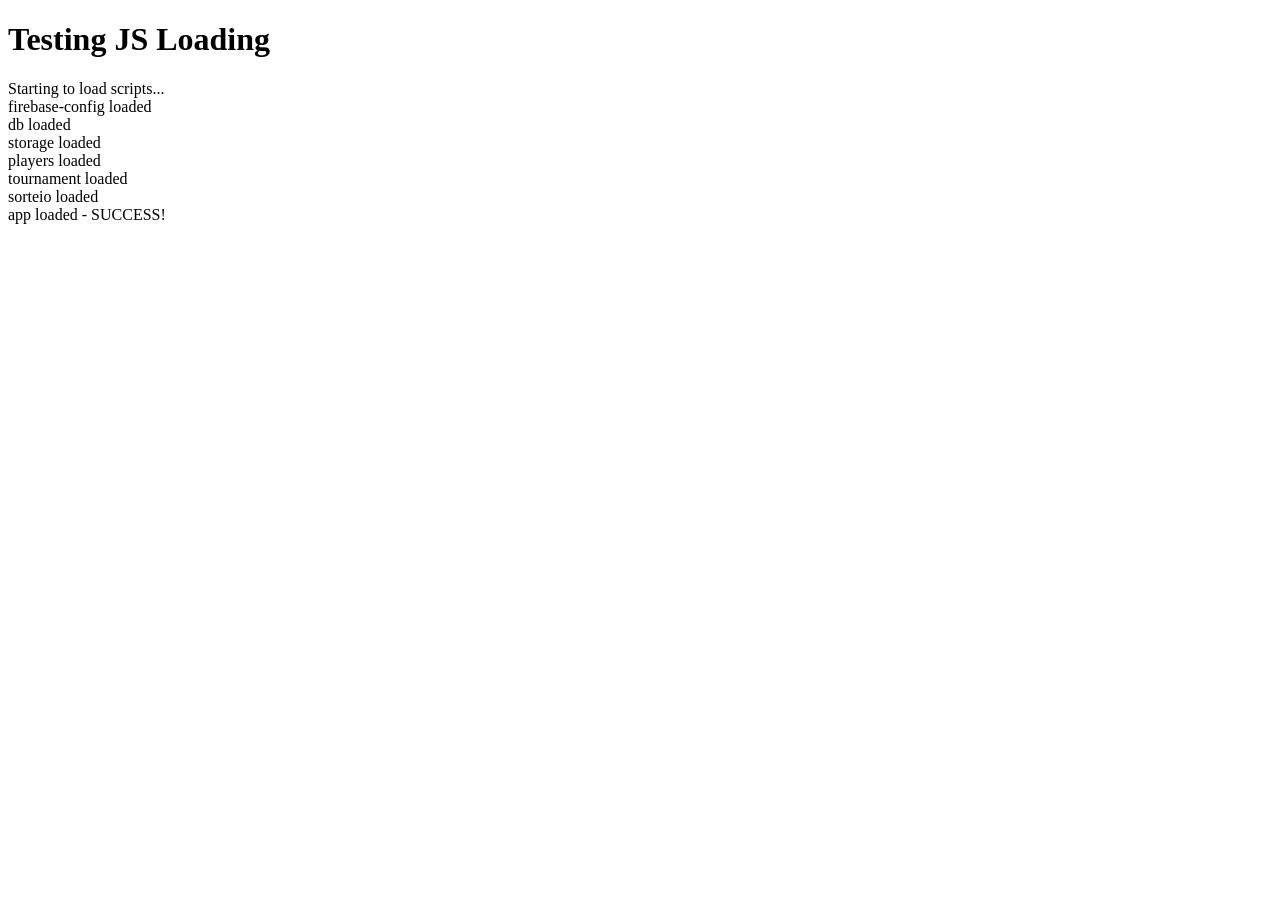
<file: test.html>
<!DOCTYPE html>
<html>
<head>
  <title>Test</title>
</head>
<body>
  <h1>Testing JS Loading</h1>
  <div id="status">Loading...</div>
  
  <script>
    document.getElementById('status').innerHTML = 'Starting to load scripts...';
  </script>
  
  <script src="js/firebase-config.js"></script>
  <script>
    document.getElementById('status').innerHTML += '<br>firebase-config loaded';
  </script>
  
  <script src="js/db.js"></script>
  <script>
    document.getElementById('status').innerHTML += '<br>db loaded';
  </script>
  
  <script src="js/storage.js"></script>
  <script>
    document.getElementById('status').innerHTML += '<br>storage loaded';
  </script>
  
  <script src="js/players.js"></script>
  <script>
    document.getElementById('status').innerHTML += '<br>players loaded';
  </script>
  
  <script src="js/tournament.js"></script>
  <script>
    document.getElementById('status').innerHTML += '<br>tournament loaded';
  </script>
  
  <script src="js/sorteio.js"></script>
  <script>
    document.getElementById('status').innerHTML += '<br>sorteio loaded';
  </script>
  
  <script src="js/app.js"></script>
  <script>
    document.getElementById('status').innerHTML += '<br>app loaded - SUCCESS!';
  </script>
</body>
</html>
</file>
